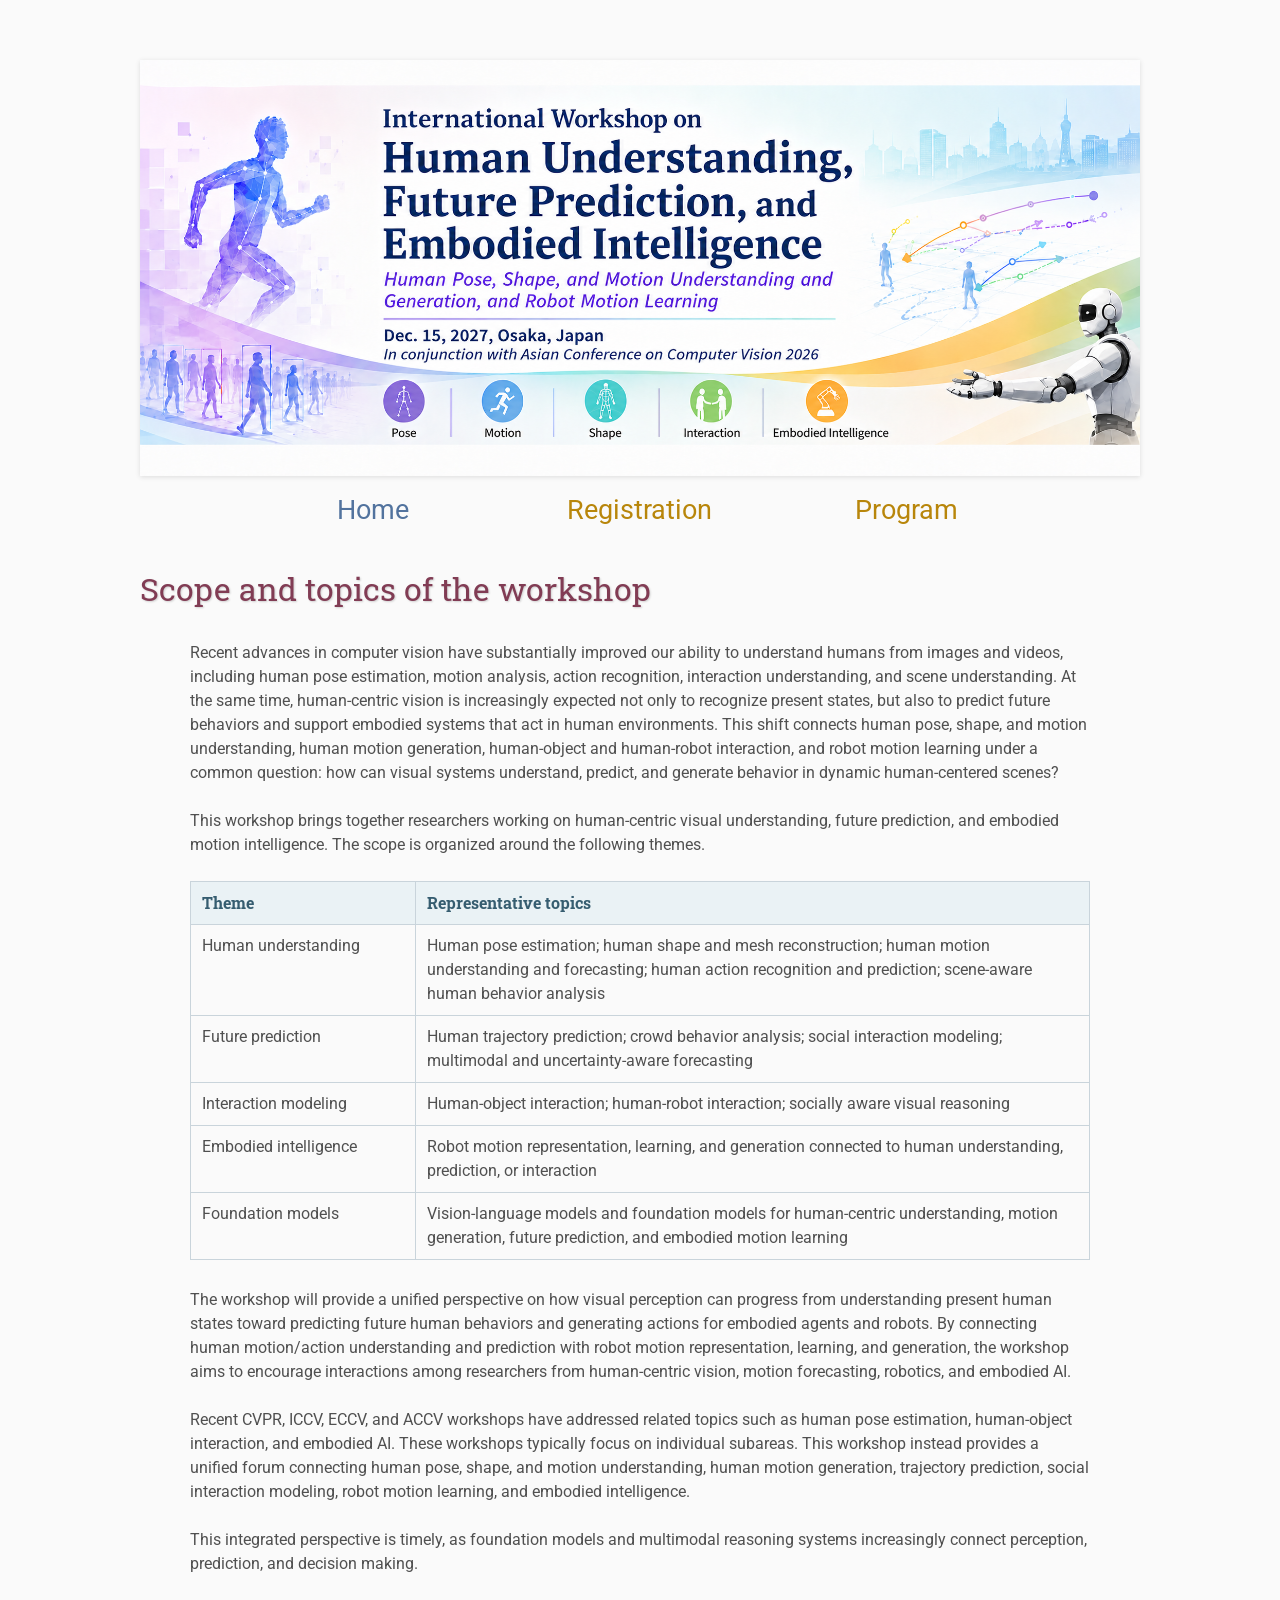
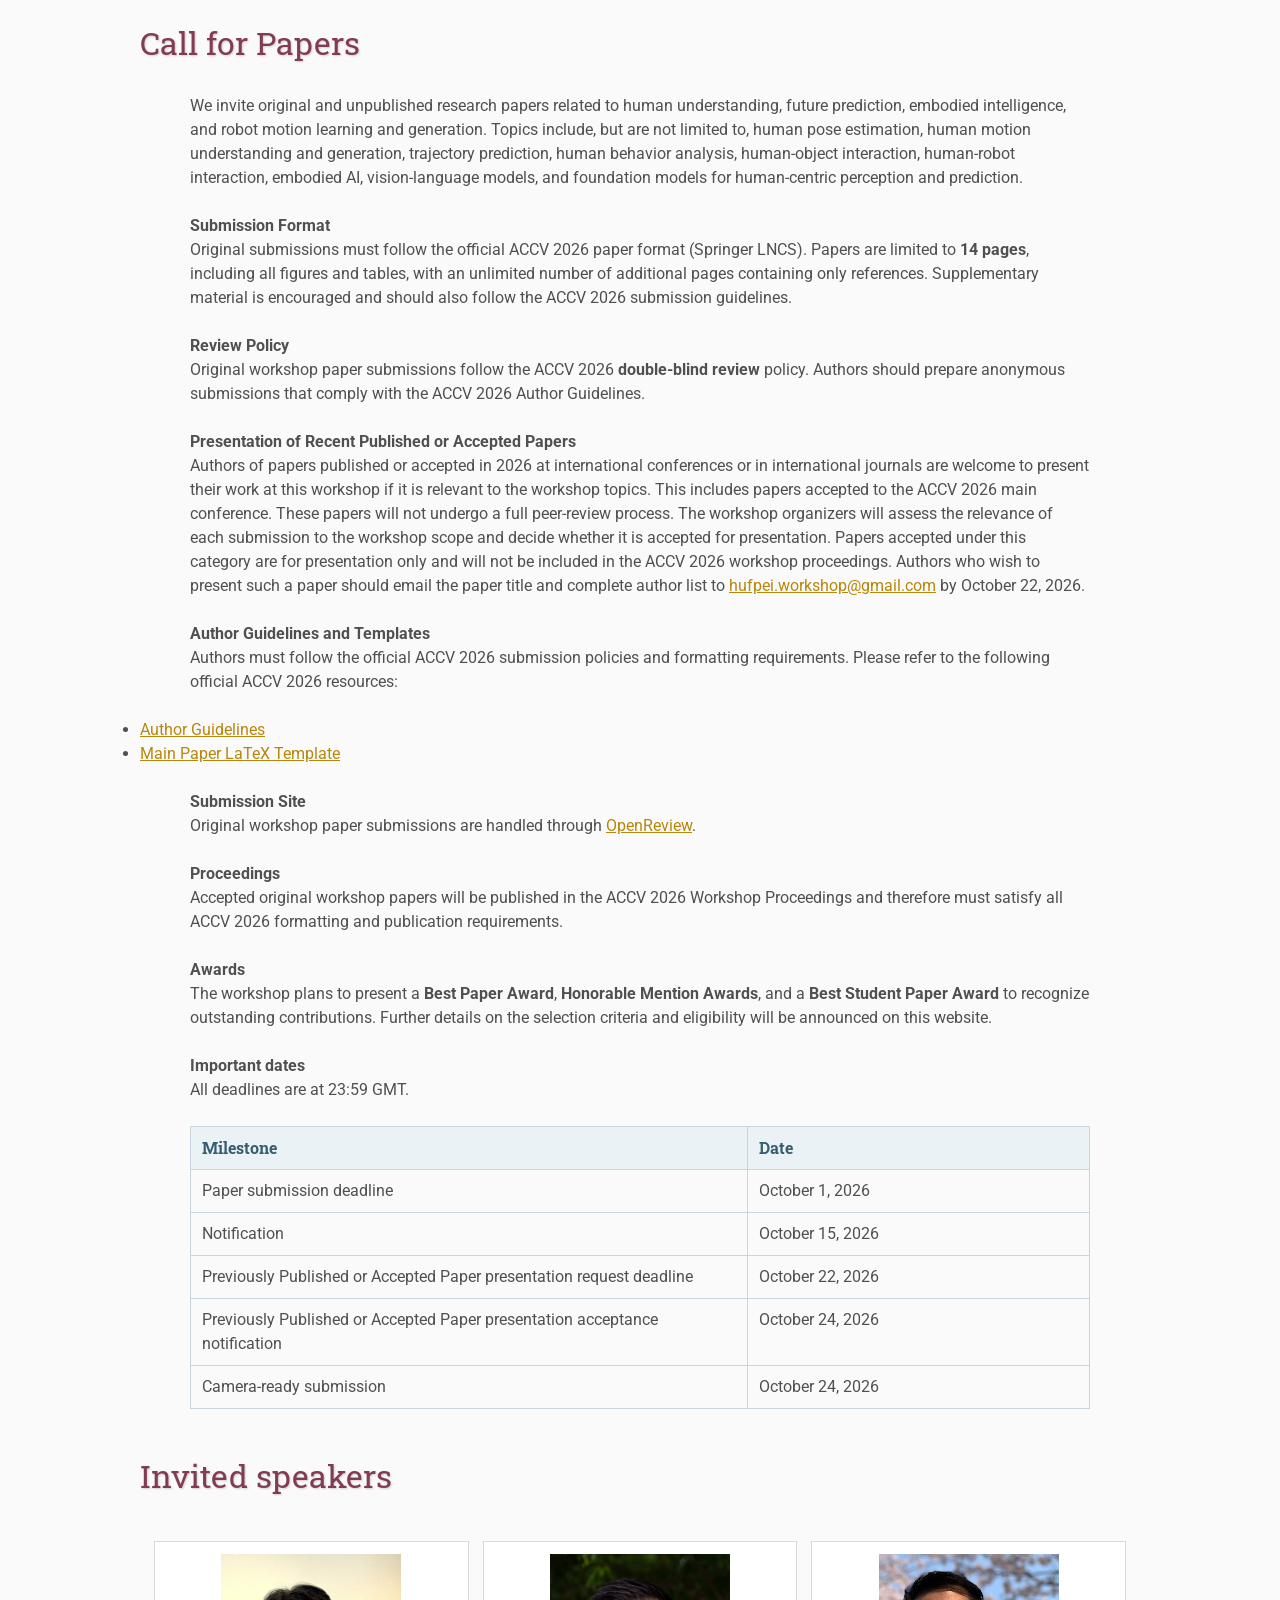
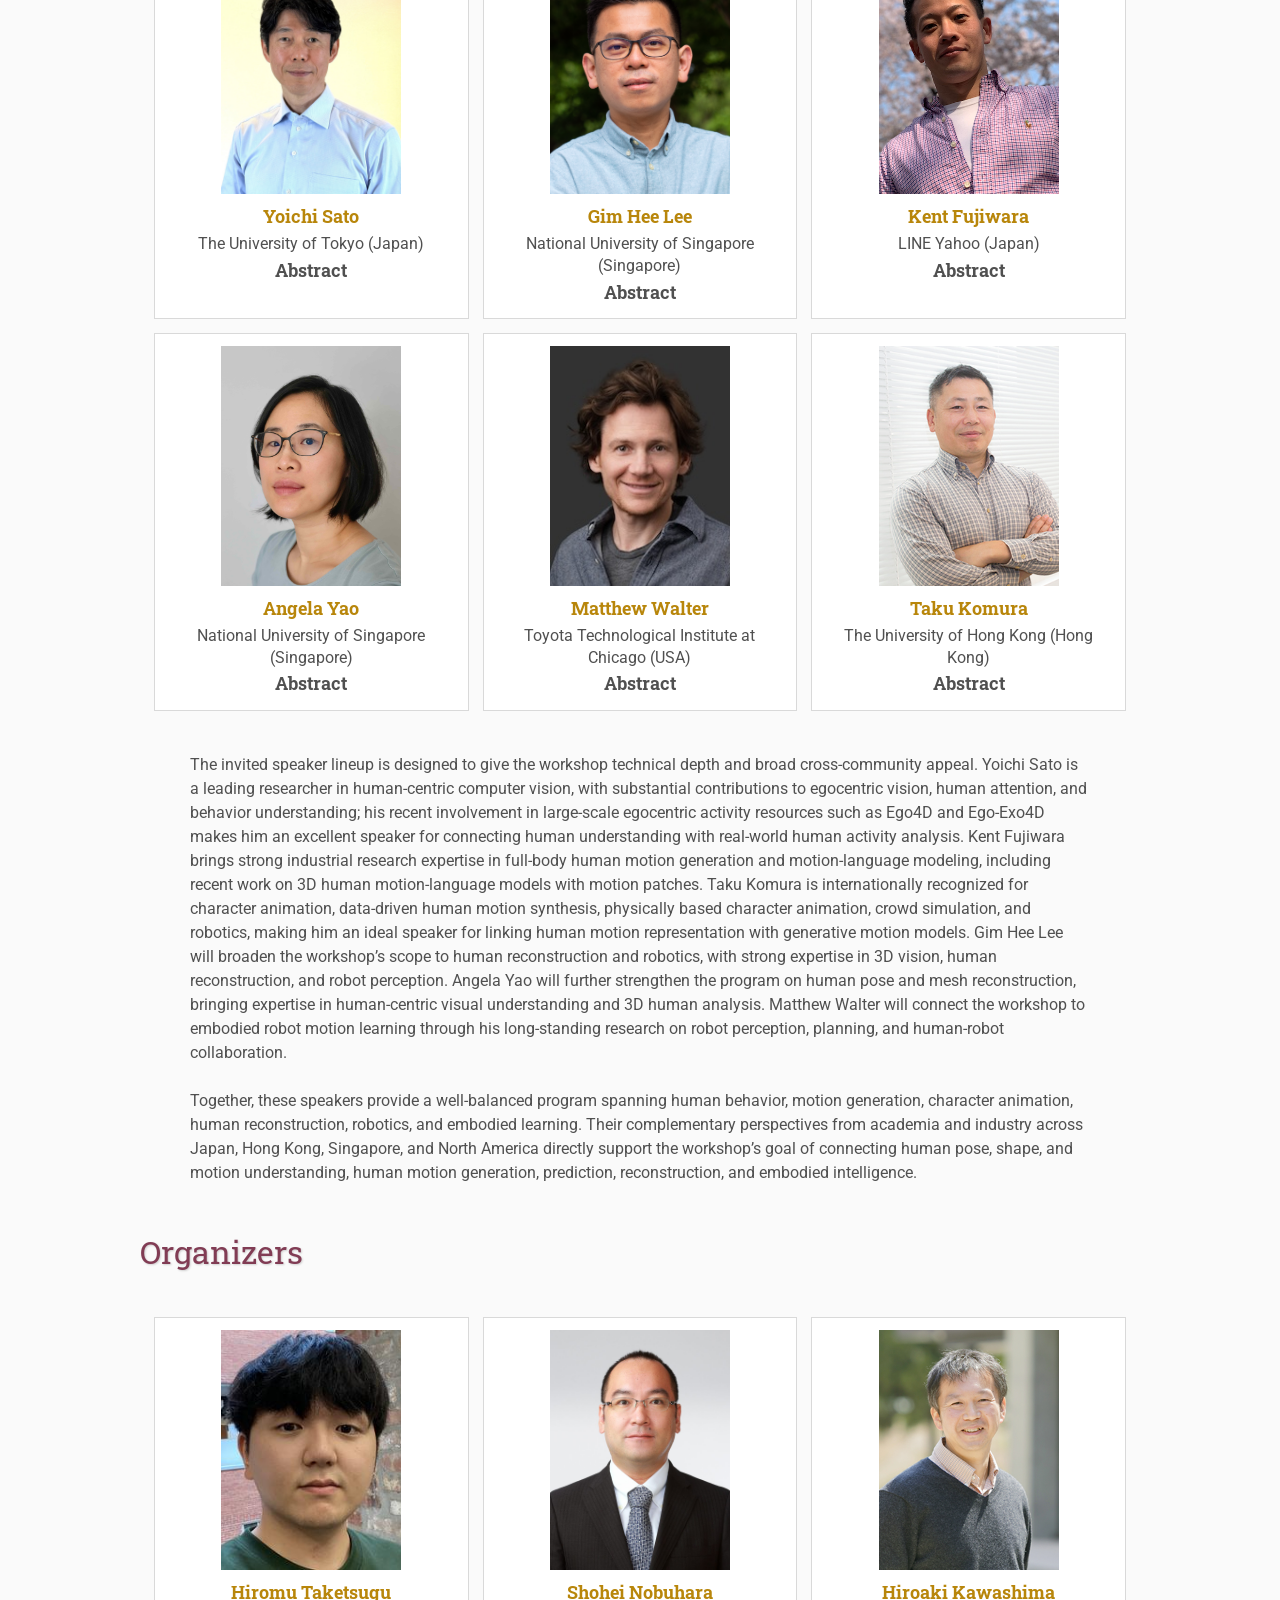
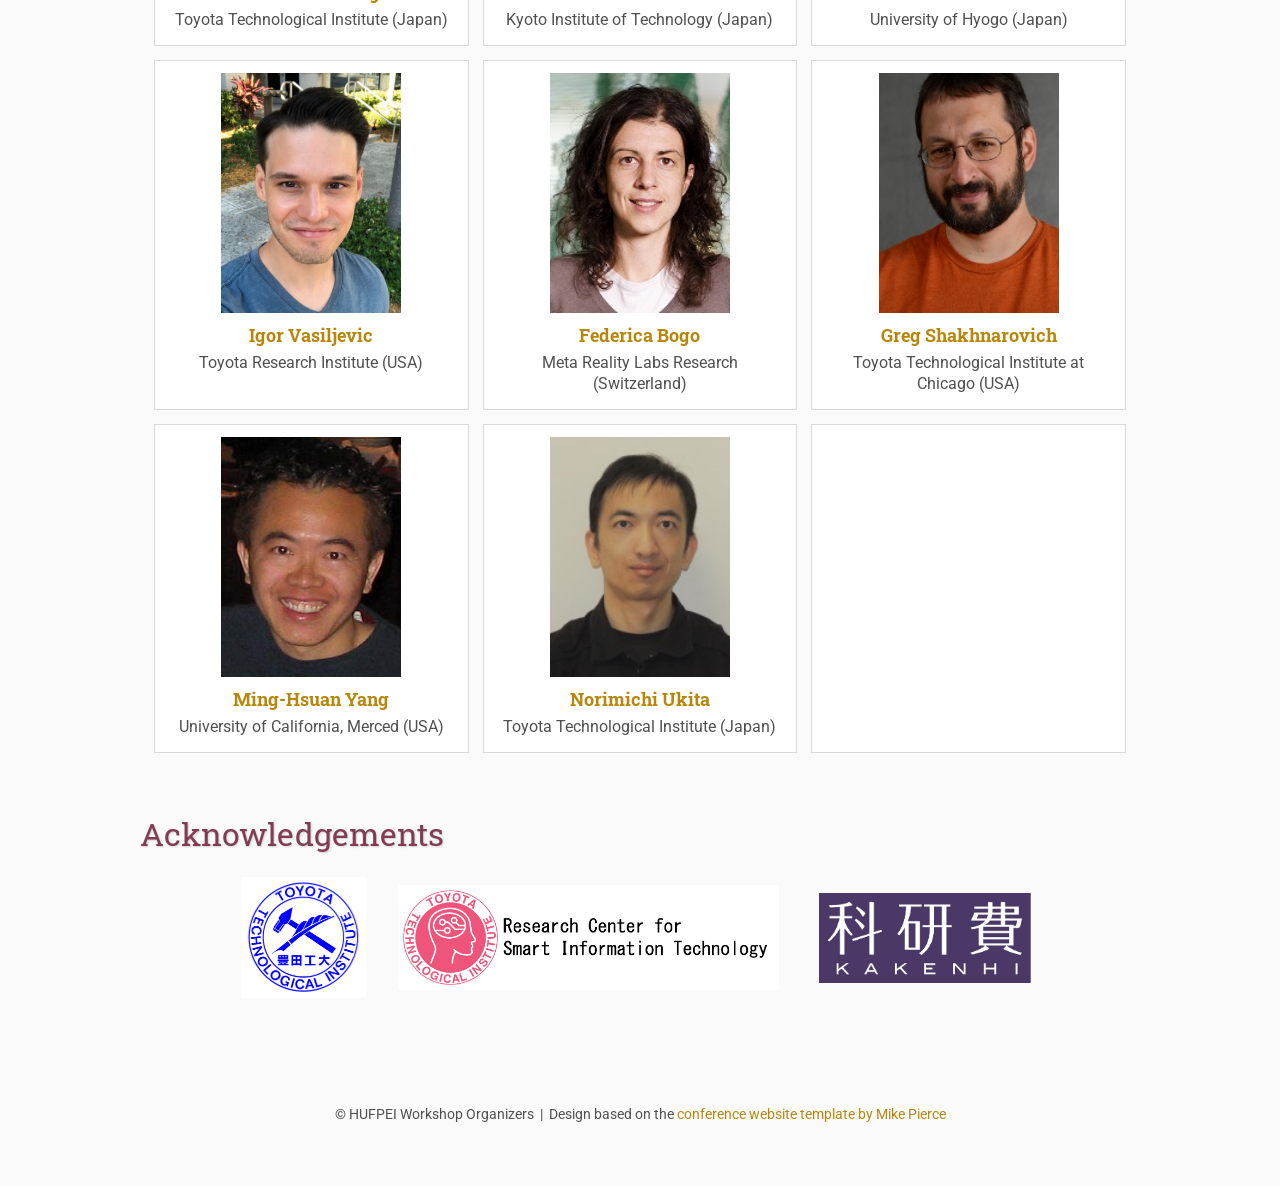
<file: index.html>
<!DOCTYPE html>
<html lang="en">
<head>
  <meta name="google-site-verification" content="9xZkfbHNK4cQcbQitR_MUmfiEaj1Zk2GVl5y3yZlYAM" />
  <base href=".">
  <meta charset="utf-8">
  <meta name="viewport" content="width=device-width, initial-scale=1">
  <link rel="shortcut icon" type="image/png" href="assets/favicon.png">
  <link rel="stylesheet" type="text/css" media="all" href="assets/main.css">
  <meta name="description" content="International Workshop on Human Understanding, Future Prediction, and Embodied Intelligence (HUFPEI), in conjunction with ACCV 2026.">
  <meta name="resource-type" content="document">
  <meta name="distribution" content="global">
  <meta name="keywords" content="HUFPEI, ACCV 2026, human understanding, motion generation, embodied intelligence, robot motion learning">
  <title>HUFPEI | ACCV 2026 Workshop</title>
</head>
<body>
  <div class="banner">
    <img src="assets/banner.png" alt="International Workshop on Human Understanding, Future Prediction, and Embodied Intelligence">
  </div>

  <table class="navigation" aria-label="Primary navigation">
    <tr>
      <td><a class="current" title="Workshop Home Page" href=".">Home</a></td>
      <td><a title="Workshop Registration" href="registration">Registration</a></td>
      <td><a title="Workshop Program" href="program">Program</a></td>
    </tr>
  </table>

  <h2>Scope and topics of the workshop</h2>
  <section>
    <p>
      Recent advances in computer vision have substantially improved our ability to understand humans from images and videos, including human pose estimation, motion analysis, action recognition, interaction understanding, and scene understanding. At the same time, human-centric vision is increasingly expected not only to recognize present states, but also to predict future behaviors and support embodied systems that act in human environments. This shift connects human pose, shape, and motion understanding, human motion generation, human-object and human-robot interaction, and robot motion learning under a common question: how can visual systems understand, predict, and generate behavior in dynamic human-centered scenes?
    </p>
    <p>
      This workshop brings together researchers working on human-centric visual understanding, future prediction, and embodied motion intelligence. The scope is organized around the following themes.
    </p>

    <table class="content-table">
      <thead>
        <tr><th class="theme-col">Theme</th><th>Representative topics</th></tr>
      </thead>
      <tbody>
        <tr><td>Human understanding</td><td>Human pose estimation; human shape and mesh reconstruction; human motion understanding and forecasting; human action recognition and prediction; scene-aware human behavior analysis</td></tr>
        <tr><td>Future prediction</td><td>Human trajectory prediction; crowd behavior analysis; social interaction modeling; multimodal and uncertainty-aware forecasting</td></tr>
        <tr><td>Interaction modeling</td><td>Human-object interaction; human-robot interaction; socially aware visual reasoning</td></tr>
        <tr><td>Embodied intelligence</td><td>Robot motion representation, learning, and generation connected to human understanding, prediction, or interaction</td></tr>
        <tr><td>Foundation models</td><td>Vision-language models and foundation models for human-centric understanding, motion generation, future prediction, and embodied motion learning</td></tr>
      </tbody>
    </table>

    <p>
      The workshop will provide a unified perspective on how visual perception can progress from understanding present human states toward predicting future human behaviors and generating actions for embodied agents and robots. By connecting human motion/action understanding and prediction with robot motion representation, learning, and generation, the workshop aims to encourage interactions among researchers from human-centric vision, motion forecasting, robotics, and embodied AI.
    </p>
    <p>
      Recent CVPR, ICCV, ECCV, and ACCV workshops have addressed related topics such as human pose estimation, human-object interaction, and embodied AI. These workshops typically focus on individual subareas. This workshop instead provides a unified forum connecting human pose, shape, and motion understanding, human motion generation, trajectory prediction, social interaction modeling, robot motion learning, and embodied intelligence.
    </p>
    <p>
      This integrated perspective is timely, as foundation models and multimodal reasoning systems increasingly connect perception, prediction, and decision making.
    </p>
  </section>

  <h2>Call for Papers</h2>

  <p>
    We invite original and unpublished research papers related to human understanding, future prediction, embodied intelligence, and robot motion learning and generation. Topics include, but are not limited to, human pose estimation, human motion understanding and generation, trajectory prediction, human behavior analysis, human-object interaction, human-robot interaction, embodied AI, vision-language models, and foundation models for human-centric perception and prediction.
  </p>

  <p>
    <strong>Submission Format</strong><br>
    Original submissions must follow the official ACCV 2026 paper format (Springer LNCS). Papers are limited to <strong>14 pages</strong>, including all figures and tables, with an unlimited number of additional pages containing only references. Supplementary material is encouraged and should also follow the ACCV 2026 submission guidelines.
  </p>

  <p>
    <strong>Review Policy</strong><br>
    Original workshop paper submissions follow the ACCV 2026 <strong>double-blind review</strong> policy. Authors should prepare anonymous submissions that comply with the ACCV 2026 Author Guidelines.
  </p>

  <p>
    <strong>Presentation of Recent Published or Accepted Papers</strong><br>
    Authors of papers published or accepted in 2026 at international conferences or in international journals are welcome to present their work at this workshop if it is relevant to the workshop topics. This includes papers accepted to the ACCV 2026 main conference. These papers will not undergo a full peer-review process. The workshop organizers will assess the relevance of each submission to the workshop scope and decide whether it is accepted for presentation. Papers accepted under this category are for presentation only and will not be included in the ACCV 2026 workshop proceedings. Authors who wish to present such a paper should email the paper title and complete author list to <a href="mailto:hufpei.workshop@gmail.com">hufpei.workshop@gmail.com</a> by October 22, 2026.
  </p>

  <p>
    <strong>Author Guidelines and Templates</strong><br>
    Authors must follow the official ACCV 2026 submission policies and formatting requirements. Please refer to the following official ACCV 2026 resources:
  </p>
  <ul>
    <li><a href="https://accv2026.org/submissions/author-guidelines/" target="_blank" rel="noopener">Author Guidelines</a></li>
    <li><a href="https://accv2026.org/wp-content/uploads/2026/04/ACCV_2026_template.zip" target="_blank" rel="noopener">Main Paper LaTeX Template</a></li>
  </ul>

  <p>
    <strong>Submission Site</strong><br>
    Original workshop paper submissions are handled through <a href="https://openreview.net/group?id=afcv.org/ACCV/2026/Workshop/HUFPEI/" target="_blank" rel="noopener">OpenReview</a>.
  </p>

  <p>
    <strong>Proceedings</strong><br>
    Accepted original workshop papers will be published in the ACCV 2026 Workshop Proceedings and therefore must satisfy all ACCV 2026 formatting and publication requirements.
  </p>

  <p>
    <strong>Awards</strong><br>
    The workshop plans to present a <strong>Best Paper Award</strong>, <strong>Honorable Mention Awards</strong>, and a <strong>Best Student Paper Award</strong> to recognize outstanding contributions. Further details on the selection criteria and eligibility will be announced on this website.
  </p>

  <p><strong>Important dates</strong><br>
    All deadlines are at 23:59 GMT.
  </p>
  <table class="content-table">
    <thead><tr><th>Milestone</th><th class="date-col">Date</th></tr></thead>
    <tbody>
      <tr><td>Paper submission deadline</td><td>October 1, 2026</td></tr>
      <tr><td>Notification</td><td>October 15, 2026</td></tr>
      <tr><td>Previously Published or Accepted Paper presentation request deadline</td><td>October 22, 2026</td></tr>
      <tr><td>Previously Published or Accepted Paper presentation acceptance notification</td><td>October 24, 2026</td></tr>
      <tr><td>Camera-ready submission</td><td>October 24, 2026</td></tr>
    </tbody>
  </table>

   <h2 id="invited-speakers">Invited speakers</h2>
  <table class="person-grid">
    <tr>
      <td>
        <img src="assets/yoichi-sato.jpg" alt="Yoichi Sato">
        <a href="https://sites.google.com/ut-vision.org/ysato/home" target="_blank" rel="noopener">Yoichi Sato</a>
        <span class="affiliation">The University of Tokyo (Japan)</span>
        <span class="affiliation"><a href="abstract.html#yoichi-sato" style="color: inherit; font-weight: bold;">Abstract</a></span>
      </td>
      <td>
        <img src="assets/gim-hee-lee.png" alt="Gim Hee Lee">
        <a href="https://www.comp.nus.edu.sg/~leegh/" target="_blank" rel="noopener">Gim Hee Lee</a>
        <span class="affiliation">National University of Singapore (Singapore)</span>
        <span class="affiliation"><a href="abstract.html#gim-hee-lee" style="color: inherit; font-weight: bold;">Abstract</a></span>
      </td>
      <td>
        <img src="assets/kent-fujiwara.png" alt="Kent Fujiwara">
        <a href="https://kfworks.com/" target="_blank" rel="noopener">Kent Fujiwara</a>
        <span class="affiliation">LINE Yahoo (Japan)</span>
        <span class="affiliation"><a href="abstract.html#kent-fujiwara" style="color: inherit; font-weight: bold;">Abstract</a></span>
      </td>
    </tr>
    <tr>
      <td>
        <img src="assets/angela-yao.jpeg" alt="Angela Yao">
        <a href="https://www.comp.nus.edu.sg/~ayao/" target="_blank" rel="noopener">Angela Yao</a>
        <span class="affiliation">National University of Singapore (Singapore)</span>
        <span class="affiliation"><a href="abstract.html#angela-yao" style="color: inherit; font-weight: bold;">Abstract</a></span>
      </td>
     
      <td>
        <img src="assets/matthew-walter.jpg" alt="Matthew Walter">
        <a href="https://home.ttic.edu/~mwalter/" target="_blank" rel="noopener">Matthew Walter</a>
        <span class="affiliation">Toyota Technological Institute at Chicago (USA)</span>
        <span class="affiliation"><a href="abstract.html#matthew-walter" style="color: inherit; font-weight: bold;">Abstract</a></span>
      </td>
      <td>
        <img src="assets/taku-komura.jpg" alt="Taku Komura">
        <a href="https://i.cs.hku.hk/~taku/" target="_blank" rel="noopener">Taku Komura</a>
        <span class="affiliation">The University of Hong Kong (Hong Kong)</span>
        <span class="affiliation"><a href="abstract.html#taku-komura" style="color: inherit; font-weight: bold;">Abstract</a></span>
      </td>
    </tr>
  </table>

  <p>
    The invited speaker lineup is designed to give the workshop technical depth and broad cross-community appeal. Yoichi Sato is a leading researcher in human-centric computer vision, with substantial contributions to egocentric vision, human attention, and behavior understanding; his recent involvement in large-scale egocentric activity resources such as Ego4D and Ego-Exo4D makes him an excellent speaker for connecting human understanding with real-world human activity analysis. Kent Fujiwara brings strong industrial research expertise in full-body human motion generation and motion-language modeling, including recent work on 3D human motion-language models with motion patches. Taku Komura is internationally recognized for character animation, data-driven human motion synthesis, physically based character animation, crowd simulation, and robotics, making him an ideal speaker for linking human motion representation with generative motion models. Gim Hee Lee will broaden the workshop’s scope to human reconstruction and robotics, with strong expertise in 3D vision, human reconstruction, and robot perception. Angela Yao will further strengthen the program on human pose and mesh reconstruction, bringing expertise in human-centric visual understanding and 3D human analysis. Matthew Walter will connect the workshop to embodied robot motion learning through his long-standing research on robot perception, planning, and human-robot collaboration.
  </p>
  <p>
    Together, these speakers provide a well-balanced program spanning human behavior, motion generation, character animation, human reconstruction, robotics, and embodied learning. Their complementary perspectives from academia and industry across Japan, Hong Kong, Singapore, and North America directly support the workshop’s goal of connecting human pose, shape, and motion understanding, human motion generation, prediction, reconstruction, and embodied intelligence.
  </p>

  <h2>Organizers</h2>
  <table class="person-grid">
    <tr>
      <td>
        <img src="assets/hiromu-taketsugu.jpg" alt="Hiromu Taketsugu">
        <a href="https://iminthemiddle.github.io/" target="_blank" rel="noopener">Hiromu Taketsugu</a>
        <span class="affiliation">Toyota Technological Institute (Japan)</span>
      </td>
      <td>
        <img src="assets/shohei-nobuhara.jpg" alt="Shohei Nobuhara">
        <a href="https://vision.is.kit.ac.jp/index.en.html" target="_blank" rel="noopener">Shohei Nobuhara</a>
        <span class="affiliation">Kyoto Institute of Technology (Japan)</span>
      </td>
      <td>
        <img src="assets/hiroaki-kawashima.jpg" alt="Hiroaki Kawashima">
        <a href="https://hk.interaction-lab.org/index-e.html" target="_blank" rel="noopener">Hiroaki Kawashima</a>
        <span class="affiliation">University of Hyogo (Japan)</span>
      </td>
    </tr>
    <tr>
      <td>
        <img src="assets/igor-vasiljevic.png" alt="Igor Vasiljevic">
        <a href="https://ivasiljevic.github.io/" target="_blank" rel="noopener">Igor Vasiljevic</a>
        <span class="affiliation">Toyota Research Institute (USA)</span>
      </td>
      <td>
        <img src="assets/federica-bogo.jpg" alt="Federica Bogo">
        <a href="https://fbogo.github.io/" target="_blank" rel="noopener">Federica Bogo</a>
        <span class="affiliation">Meta Reality Labs Research (Switzerland)</span>
      </td>
      <td>
        <img src="assets/greg-shakhnarovich.jpg" alt="Greg Shakhnarovich">
        <a href="https://home.ttic.edu/~gregory/" target="_blank" rel="noopener">Greg Shakhnarovich</a>
        <span class="affiliation">Toyota Technological Institute at Chicago (USA)</span>
      </td>
    </tr>
    <tr>
      <td>
        <img src="assets/ming-hsuan-yang.png" alt="Ming-Hsuan Yang">
        <a href="https://faculty.ucmerced.edu/mhyang/" target="_blank" rel="noopener">Ming-Hsuan Yang</a>
        <span class="affiliation">University of California, Merced (USA)</span>
      </td>
      <td>
        <img src="assets/norimichi-ukita.jpg" alt="Norimichi Ukita">
        <a href="https://www.toyota-ti.ac.jp/Lab/Denshi/iim/ukita/" target="_blank" rel="noopener">Norimichi Ukita</a>
        <span class="affiliation">Toyota Technological Institute (Japan)</span>
      </td>
      <td aria-hidden="true"></td>
    </tr>
  </table>
  <section id="acknowledgements" class="wrapper style1 special">
    <div class="inner">
        <header class="major">
            <h2>Acknowledgements</h2>
           
        </header>

      <div class="logo-container">
    <div class="logo-item">
        <img src="assets/TTIJ.png" alt="TTI-J">
    </div>
    <div class="logo-item">
        <img src="assets/03_SIT.png" alt="SIT">
    </div>
    <div class="logo-item">
        <img src="assets/KAKENHIlogo_L.jpg" alt="KAKENHI">
    </div>
</div>
    </div>
</section>

  <footer>
    &copy; HUFPEI Workshop Organizers
    &nbsp;|&nbsp; Design based on the <a href="https://github.com/mikepierce/conference-website-template">conference website template by Mike Pierce</a>
  </footer>
</body>
</html>
</file>
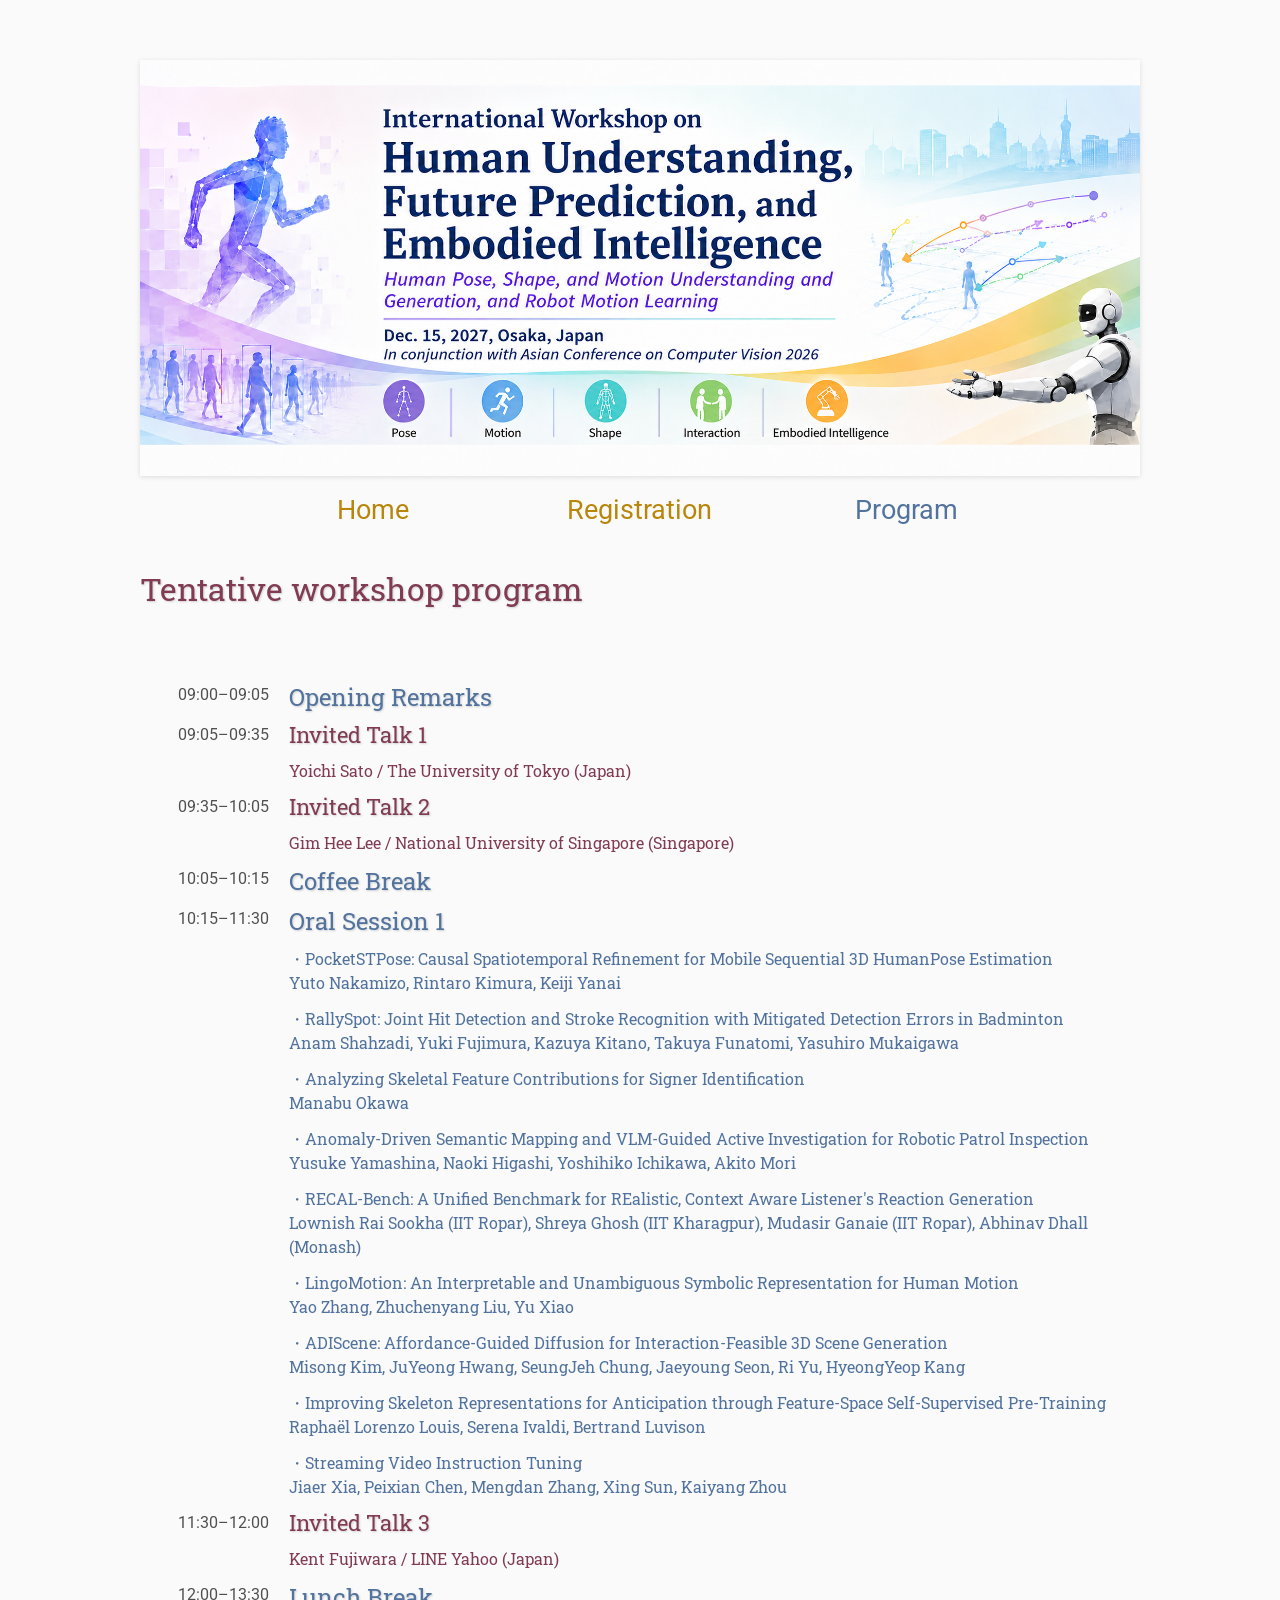
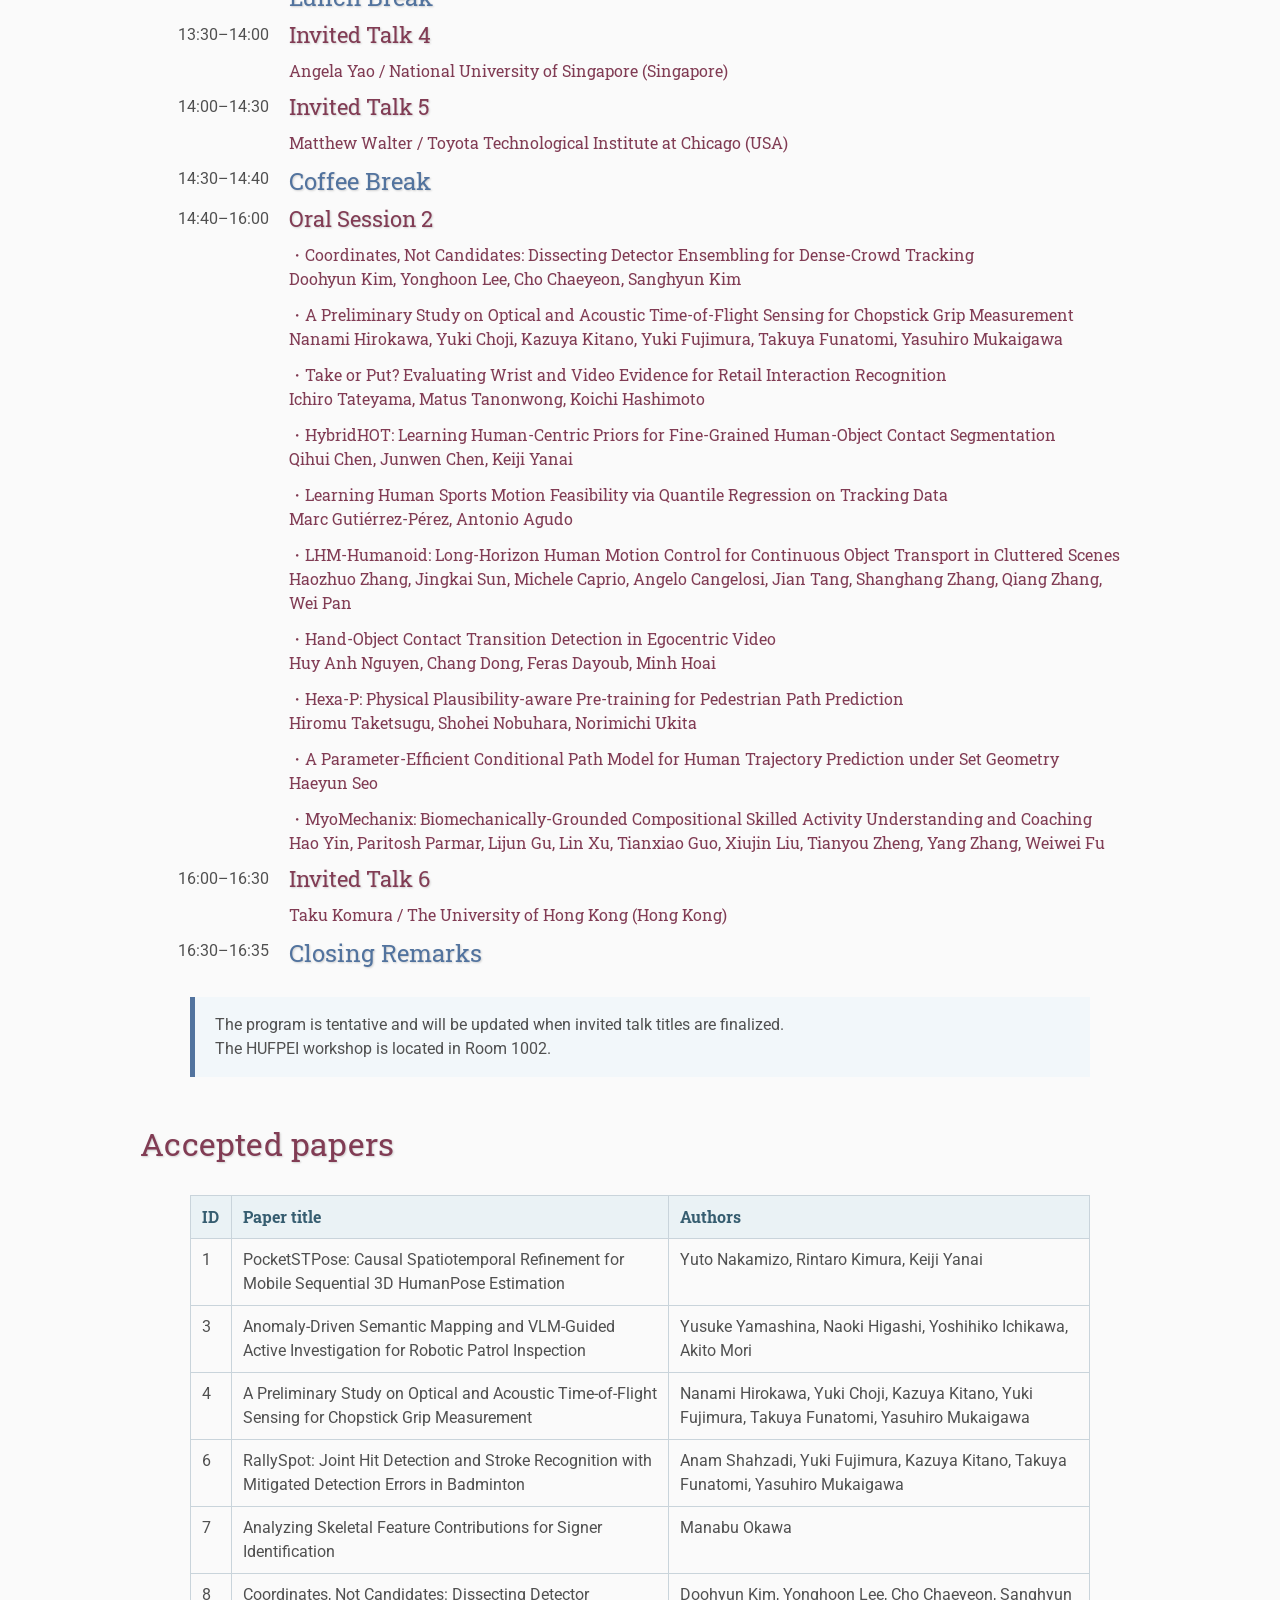
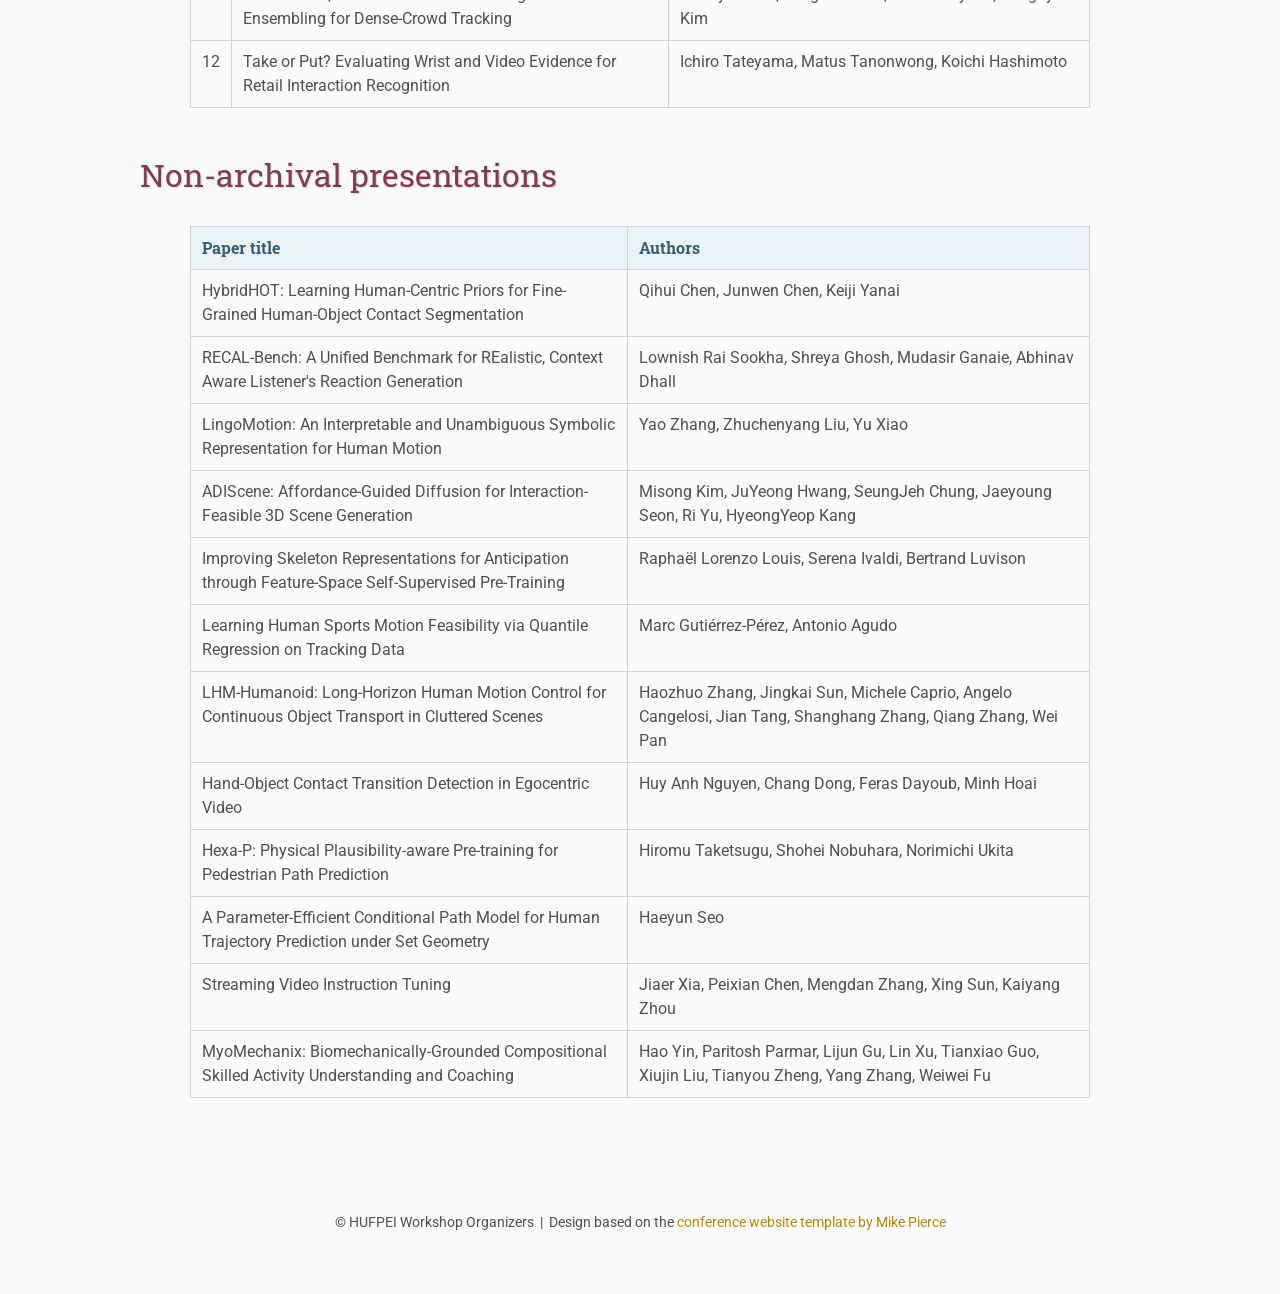
<file: program/index.html>
<!DOCTYPE html>
<html lang="en">
<head>
  <meta charset="utf-8">
  <meta name="viewport" content="width=device-width, initial-scale=1">
  <link rel="shortcut icon" type="image/png" href="../assets/favicon.png">
  <link rel="stylesheet" type="text/css" media="all" href="../assets/main.css">
  <meta name="description" content="Tentative program for the HUFPEI workshop at ACCV 2026.">
  <title>Program | HUFPEI at ACCV 2026</title>
</head>
<body>
  <div class="banner">
    <img src="../assets/banner.png" alt="International Workshop on Human Understanding, Future Prediction, and Embodied Intelligence">
  </div>

  <table class="navigation" aria-label="Primary navigation">
    <tr>
      <td><a title="Workshop Home Page" href="../">Home</a></td>
      <td><a title="Workshop Registration" href="../registration/">Registration</a></td>
      <td><a class="current" title="Workshop Program" href="./">Program</a></td>
    </tr>
  </table>

  <h2>Tentative workshop program</h2>

  <table class="program-table">
    <tr><td class="date">09:00–09:05</td><td class="title-special">Opening Remarks</td></tr>

    <tr><td class="date">09:05–09:35</td><td class="title">Invited Talk 1</td></tr>
   <tr><td></td><td class="speaker-item">Yoichi Sato / The University of Tokyo (Japan)</td></tr>

    <tr><td class="date">09:35–10:05</td><td class="title">Invited Talk 2</td></tr>
    <tr><td></td><td class="speaker-item">Gim Hee Lee / National University of Singapore (Singapore)</td></tr>
    <tr><td class="date">10:05–10:15</td><td class="title-special">Coffee Break</td></tr>

    <tr><td class="date">10:15–11:30</td><td class="title-special">Oral Session 1</td></tr>

    <!-- Oral Session 1 papers -->
    <tr>
      <td></td>
      <td class="paper-item oral1-paper">・PocketSTPose: Causal Spatiotemporal Refinement for Mobile Sequential 3D HumanPose Estimation<br>
      Yuto Nakamizo, Rintaro Kimura, Keiji Yanai</td>
    </tr>
    <tr>
      <td></td>
      <td class="paper-item oral1-paper">・RallySpot: Joint Hit Detection and Stroke Recognition with Mitigated Detection Errors in Badminton<br>
      Anam Shahzadi, Yuki Fujimura, Kazuya Kitano, Takuya Funatomi, Yasuhiro Mukaigawa</td>
    </tr>
    <tr>
      <td></td>
      <td class="paper-item oral1-paper">・Analyzing Skeletal Feature Contributions for Signer Identification<br>
      Manabu Okawa</td>
    </tr>
    <tr>
      <td></td>
      <td class="paper-item oral1-paper">・Anomaly-Driven Semantic Mapping and VLM-Guided Active Investigation for Robotic Patrol Inspection<br>
      Yusuke Yamashina, Naoki Higashi, Yoshihiko Ichikawa, Akito Mori</td>
    </tr>
    <tr>
      <td></td>
      <td class="paper-item oral1-paper">・RECAL-Bench: A Unified Benchmark for REalistic, Context Aware Listener's Reaction Generation<br>
      Lownish Rai Sookha (IIT Ropar), Shreya Ghosh (IIT Kharagpur), Mudasir Ganaie (IIT Ropar), Abhinav Dhall (Monash)</td>
    </tr>
    <tr>
      <td></td>
      <td class="paper-item oral1-paper">・LingoMotion: An Interpretable and Unambiguous Symbolic Representation for Human Motion<br>
      Yao Zhang, Zhuchenyang Liu, Yu Xiao</td>
    </tr>
    <tr>
      <td></td>
      <td class="paper-item oral1-paper">・ADIScene: Affordance-Guided Diffusion for Interaction-Feasible 3D Scene Generation<br>
      Misong Kim, JuYeong Hwang, SeungJeh Chung, Jaeyoung Seon, Ri Yu, HyeongYeop Kang</td>
    </tr>
    <tr>
      <td></td>
      <td class="paper-item oral1-paper">・Improving Skeleton Representations for Anticipation through Feature-Space Self-Supervised Pre-Training<br>
      Raphaël Lorenzo Louis, Serena Ivaldi, Bertrand Luvison</td>
    </tr>
    <tr>
      <td></td>
      <td class="paper-item oral1-paper">・Streaming Video Instruction Tuning<br>
      Jiaer Xia, Peixian Chen, Mengdan Zhang, Xing Sun, Kaiyang Zhou</td>
    </tr>

    <tr><td class="date">11:30–12:00</td><td class="title">Invited Talk 3</td></tr>
    <tr><td></td><td class="speaker-item">Kent Fujiwara / LINE Yahoo (Japan)</td></tr>

    <tr><td class="date">12:00–13:30</td><td class="title-special">Lunch Break</td></tr>

    <tr><td class="date">13:30–14:00</td><td class="title">Invited Talk 4</td></tr>
  
　　<tr><td></td><td class="speaker-item">Angela Yao / National University of Singapore (Singapore)</td></tr>
    <tr><td class="date">14:00–14:30</td><td class="title">Invited Talk 5</td></tr>
    <tr><td></td><td class="speaker-item">Matthew Walter / Toyota Technological Institute at Chicago (USA)</td></tr>

    <tr><td class="date">14:30–14:40</td><td class="title-special">Coffee Break</td></tr>

    <tr><td class="date">14:40–16:00</td><td class="title">Oral Session 2</td></tr>

    <!-- Oral Session 2 papers -->
    <tr>
      <td></td>
      <td class="paper-item oral2-paper">・Coordinates, Not Candidates: Dissecting Detector Ensembling for Dense-Crowd Tracking<br>
      Doohyun Kim, Yonghoon Lee, Cho Chaeyeon, Sanghyun Kim</td>
    </tr>
       <tr>
      <td></td>
      <td class="paper-item oral2-paper">・A Preliminary Study on Optical and Acoustic Time-of-Flight Sensing for Chopstick Grip Measurement<br>
      Nanami Hirokawa, Yuki Choji, Kazuya Kitano, Yuki Fujimura, Takuya Funatomi, Yasuhiro Mukaigawa</td>
    </tr>
    <tr>
      <td></td>
      <td class="paper-item oral2-paper">・Take or Put? Evaluating Wrist and Video Evidence for Retail Interaction Recognition<br>
      Ichiro Tateyama, Matus Tanonwong, Koichi Hashimoto</td>
    </tr>
    <tr>
      <td></td>
      <td class="paper-item oral2-paper">・HybridHOT: Learning Human-Centric Priors for Fine-Grained Human-Object Contact Segmentation<br>
      Qihui Chen, Junwen Chen, Keiji Yanai</td>
    </tr>
    <tr>
      <td></td>
      <td class="paper-item oral2-paper">・Learning Human Sports Motion Feasibility via Quantile Regression on Tracking Data<br>
      Marc Gutiérrez-Pérez, Antonio Agudo</td>
    </tr>
    <tr>
      <td></td>
      <td class="paper-item oral2-paper">・LHM-Humanoid: Long-Horizon Human Motion Control for Continuous Object Transport in Cluttered Scenes<br>
      Haozhuo Zhang, Jingkai Sun, Michele Caprio, Angelo Cangelosi, Jian Tang, Shanghang Zhang, Qiang Zhang, Wei Pan</td>
    </tr>
    <tr>
      <td></td>
      <td class="paper-item oral2-paper">・Hand-Object Contact Transition Detection in Egocentric Video<br>
      Huy Anh Nguyen, Chang Dong, Feras Dayoub, Minh Hoai</td>
    </tr>
    <tr>
      <td></td>
      <td class="paper-item oral2-paper">・Hexa-P: Physical Plausibility-aware Pre-training for Pedestrian Path Prediction<br>
      Hiromu Taketsugu, Shohei Nobuhara, Norimichi Ukita</td>
    </tr>
    <tr>
      <td></td>
      <td class="paper-item oral2-paper">・A Parameter-Efficient Conditional Path Model for Human Trajectory Prediction under Set Geometry<br>
      Haeyun Seo</td>
    </tr>
    <tr>
      <td></td>
      <td class="paper-item oral2-paper">・MyoMechanix: Biomechanically-Grounded Compositional Skilled Activity Understanding and Coaching<br>
      Hao Yin, Paritosh Parmar, Lijun Gu, Lin Xu, Tianxiao Guo, Xiujin Liu, Tianyou Zheng, Yang Zhang, Weiwei Fu</td>
    </tr>

    <tr><td class="date">16:00–16:30</td><td class="title">Invited Talk 6</td></tr>
    <tr><td></td><td class="speaker-item">Taku Komura / The University of Hong Kong (Hong Kong)</td></tr>

    <tr><td class="date">16:30–16:35</td><td class="title-special">Closing Remarks</td></tr>
  </table>

  <div class="notice">
    The program is tentative and will be updated when invited talk titles are finalized.<br>
    The HUFPEI workshop is located in Room 1002.
  </div>

  <h2>Accepted papers</h2>
  <table class="content-table" aria-label="Accepted papers">
    <thead>
      <tr><th scope="col">ID</th><th scope="col">Paper title</th><th scope="col">Authors</th></tr>
    </thead>
    <tbody>
      <tr><td>1</td><td>PocketSTPose: Causal Spatiotemporal Refinement for Mobile Sequential 3D HumanPose Estimation</td><td>Yuto Nakamizo, Rintaro Kimura, Keiji Yanai</td></tr>
      <!--
      <tr><td>2</td><td>MyoMechanix: Biomechanically-Grounded Compositional Skilled Activity Understanding and Coaching</td><td>Hao Yin, Paritosh Parmar, Lijun Gu, Lin Xu, Tianxiao Guo, Xiujin Liu, Tianyou Zheng, Yang Zhang, Weiwei Fu</td></tr>
      -->
      <tr><td>3</td><td>Anomaly-Driven Semantic Mapping and VLM-Guided Active Investigation for Robotic Patrol Inspection</td><td>Yusuke Yamashina, Naoki Higashi, Yoshihiko Ichikawa, Akito Mori</td></tr>
      <tr><td>4</td><td>A Preliminary Study on Optical and Acoustic Time-of-Flight Sensing for Chopstick Grip Measurement</td><td>Nanami Hirokawa, Yuki Choji, Kazuya Kitano, Yuki Fujimura, Takuya Funatomi, Yasuhiro Mukaigawa</td></tr>
      <tr><td>6</td><td>RallySpot: Joint Hit Detection and Stroke Recognition with Mitigated Detection Errors in Badminton</td><td>Anam Shahzadi, Yuki Fujimura, Kazuya Kitano, Takuya Funatomi, Yasuhiro Mukaigawa</td></tr>
      <tr><td>7</td><td>Analyzing Skeletal Feature Contributions for Signer Identification</td><td>Manabu Okawa</td></tr>
      <tr><td>8</td><td>Coordinates, Not Candidates: Dissecting Detector Ensembling for Dense-Crowd Tracking</td><td>Doohyun Kim, Yonghoon Lee, Cho Chaeyeon, Sanghyun Kim</td></tr>
      <tr><td>12</td><td>Take or Put? Evaluating Wrist and Video Evidence for Retail Interaction Recognition</td><td>Ichiro Tateyama, Matus Tanonwong, Koichi Hashimoto</td></tr>
    </tbody>
  </table>

  <h2>Non-archival presentations</h2>
  <table class="content-table" aria-label="Non-archival presentations">
    <thead>
      <tr>
        <th scope="col">Paper title</th>
        <th scope="col">Authors</th>
      </tr>
    </thead>
    <tbody>
      <tr>
        <td>HybridHOT: Learning Human-Centric Priors for Fine-Grained Human-Object Contact Segmentation</td>
        <td>Qihui Chen, Junwen Chen, Keiji Yanai</td>
      </tr>
      <tr>
        <td>RECAL-Bench: A Unified Benchmark for REalistic, Context Aware Listener's Reaction Generation</td>
        <td>Lownish Rai Sookha, Shreya Ghosh, Mudasir Ganaie, Abhinav Dhall</td>
      </tr>
      <tr>
        <td>LingoMotion: An Interpretable and Unambiguous Symbolic Representation for Human Motion</td>
        <td>Yao Zhang, Zhuchenyang Liu, Yu Xiao</td>
      </tr>
      <tr>
        <td>ADIScene: Affordance-Guided Diffusion for Interaction-Feasible 3D Scene Generation</td>
        <td>Misong Kim, JuYeong Hwang, SeungJeh Chung, Jaeyoung Seon, Ri Yu, HyeongYeop Kang</td>
      </tr>
      <tr>
        <td>Improving Skeleton Representations for Anticipation through Feature-Space Self-Supervised Pre-Training</td>
        <td>Raphaël Lorenzo Louis, Serena Ivaldi, Bertrand Luvison</td>
      </tr>
      <tr>
        <td>Learning Human Sports Motion Feasibility via Quantile Regression on Tracking Data</td>
        <td>Marc Gutiérrez-Pérez, Antonio Agudo</td>
      </tr>
      <tr>
        <td>LHM-Humanoid: Long-Horizon Human Motion Control for Continuous Object Transport in Cluttered Scenes</td>
        <td>Haozhuo Zhang, Jingkai Sun, Michele Caprio, Angelo Cangelosi, Jian Tang, Shanghang Zhang, Qiang Zhang, Wei Pan</td>
      </tr>
      <tr>
        <td>Hand-Object Contact Transition Detection in Egocentric Video</td>
        <td>Huy Anh Nguyen, Chang Dong, Feras Dayoub, Minh Hoai</td>
      </tr>
      <tr>
        <td>Hexa-P: Physical Plausibility-aware Pre-training for Pedestrian Path Prediction</td>
        <td>Hiromu Taketsugu, Shohei Nobuhara, Norimichi Ukita</td>
      </tr>
      <tr>
        <td>A Parameter-Efficient Conditional Path Model for Human Trajectory Prediction under Set Geometry</td>
        <td>Haeyun Seo</td>
      </tr>
      <tr>
        <td>Streaming Video Instruction Tuning</td>
        <td>Jiaer Xia, Peixian Chen, Mengdan Zhang, Xing Sun, Kaiyang Zhou</td>
      </tr>
      <tr>
        <td>MyoMechanix: Biomechanically-Grounded Compositional Skilled Activity Understanding and Coaching</td>
        <td>Hao Yin, Paritosh Parmar, Lijun Gu, Lin Xu, Tianxiao Guo, Xiujin Liu, Tianyou Zheng, Yang Zhang, Weiwei Fu</td>
      </tr>
    </tbody>
  </table>

  <footer>
    &copy; HUFPEI Workshop Organizers
    &nbsp;|&nbsp; Design based on the <a href="https://github.com/mikepierce/conference-website-template">conference website template by Mike Pierce</a>
  </footer>
</body>
</html>
</file>
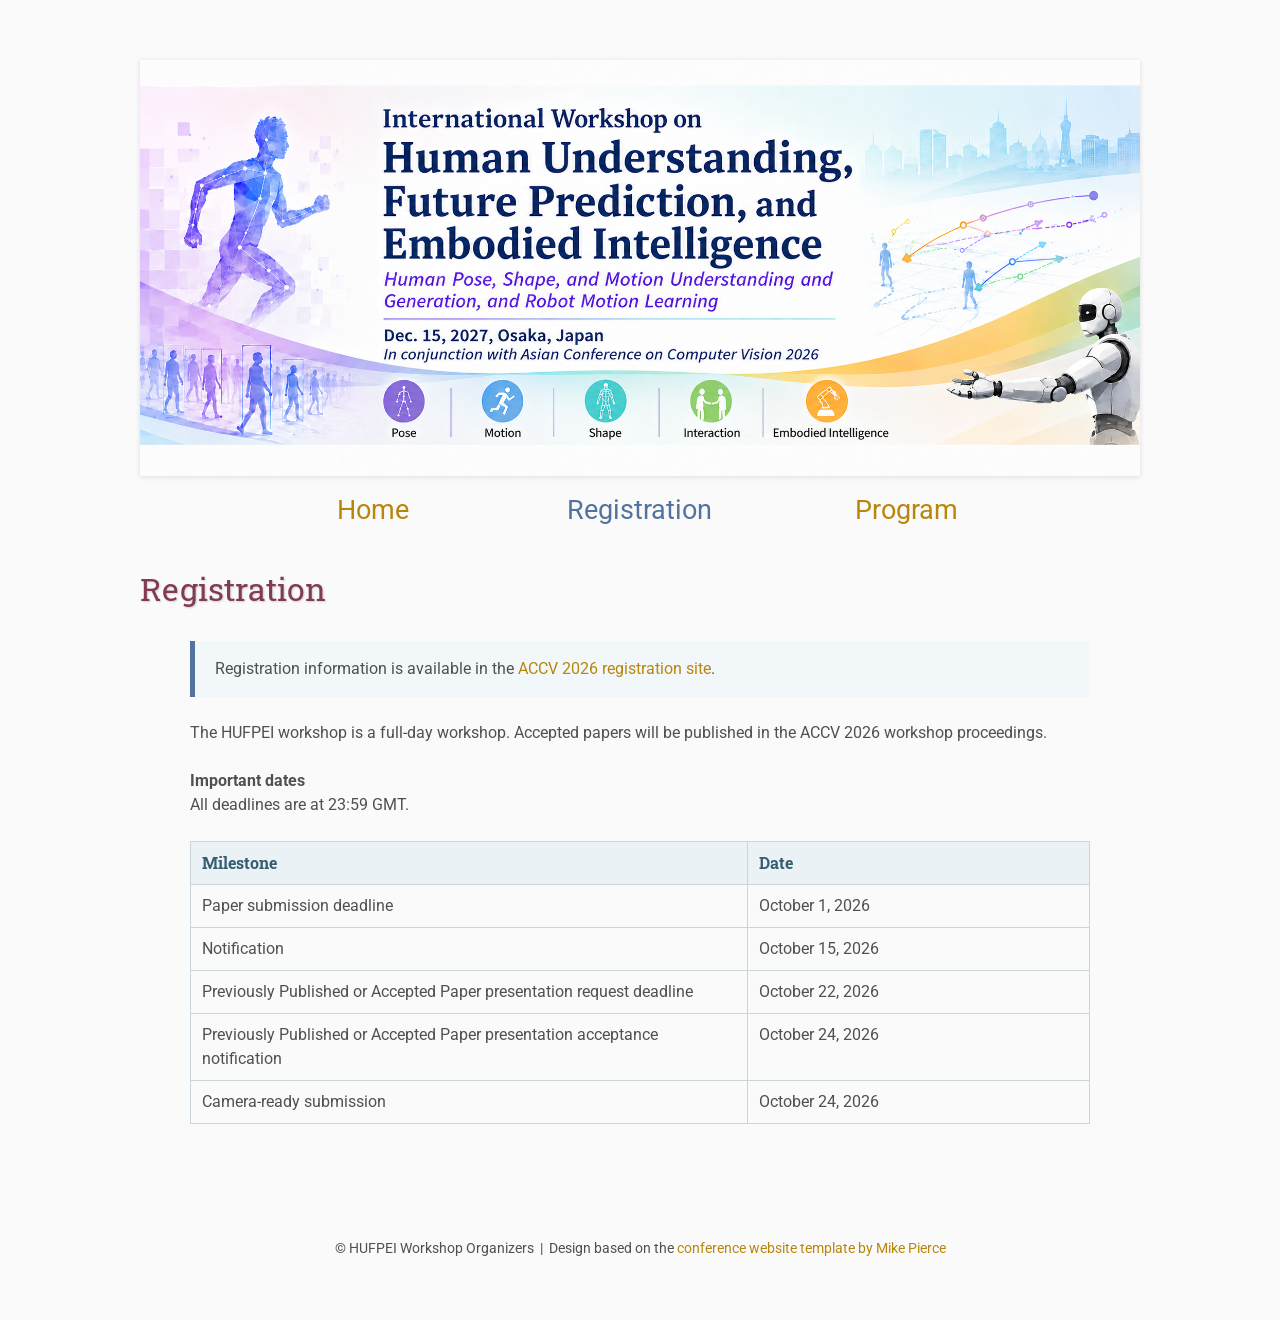
<file: registration/index.html>
<!DOCTYPE html>
<html lang="en">
<head>
  <meta charset="utf-8">
  <meta name="viewport" content="width=device-width, initial-scale=1">
  <link rel="shortcut icon" type="image/png" href="../assets/favicon.png">
  <link rel="stylesheet" type="text/css" media="all" href="../assets/main.css">
  <meta name="description" content="Registration information for the HUFPEI workshop at ACCV 2026.">
  <title>Registration | HUFPEI at ACCV 2026</title>
</head>
<body>
  <div class="banner">
    <img src="../assets/banner.png" alt="International Workshop on Human Understanding, Future Prediction, and Embodied Intelligence">
  </div>

  <table class="navigation" aria-label="Primary navigation">
    <tr>
      <td><a title="Workshop Home Page" href="../">Home</a></td>
      <td><a class="current" title="Workshop Registration" href="./">Registration</a></td>
      <td><a title="Workshop Program" href="../program/">Program</a></td>
    </tr>
  </table>

  <h2>Registration</h2>
  <div class="notice">
    Registration information is available in the <a title="ACCV 2026 Registration" href="https://accv2026.org/registration/">ACCV 2026 registration site</a>.
  </div>

  <p>
    The HUFPEI workshop is a full-day workshop. Accepted papers will be published in the ACCV 2026 workshop proceedings.
  </p>

  <p><strong>Important dates</strong><br>
    All deadlines are at 23:59 GMT.
  </p>
  <table class="content-table">
    <thead><tr><th>Milestone</th><th class="date-col">Date</th></tr></thead>
    <tbody>
      <tr><td>Paper submission deadline</td><td>October 1, 2026</td></tr>
      <tr><td>Notification</td><td>October 15, 2026</td></tr>
      <tr><td>Previously Published or Accepted Paper presentation request deadline</td><td>October 22, 2026</td></tr>
      <tr><td>Previously Published or Accepted Paper presentation acceptance notification</td><td>October 24, 2026</td></tr>
      <tr><td>Camera-ready submission</td><td>October 24, 2026</td></tr>
    </tbody>
  </table>
  
  <footer>
    &copy; HUFPEI Workshop Organizers
    &nbsp;|&nbsp; Design based on the <a href="https://github.com/mikepierce/conference-website-template">conference website template by Mike Pierce</a>
  </footer>
</body>
</html>
</file>
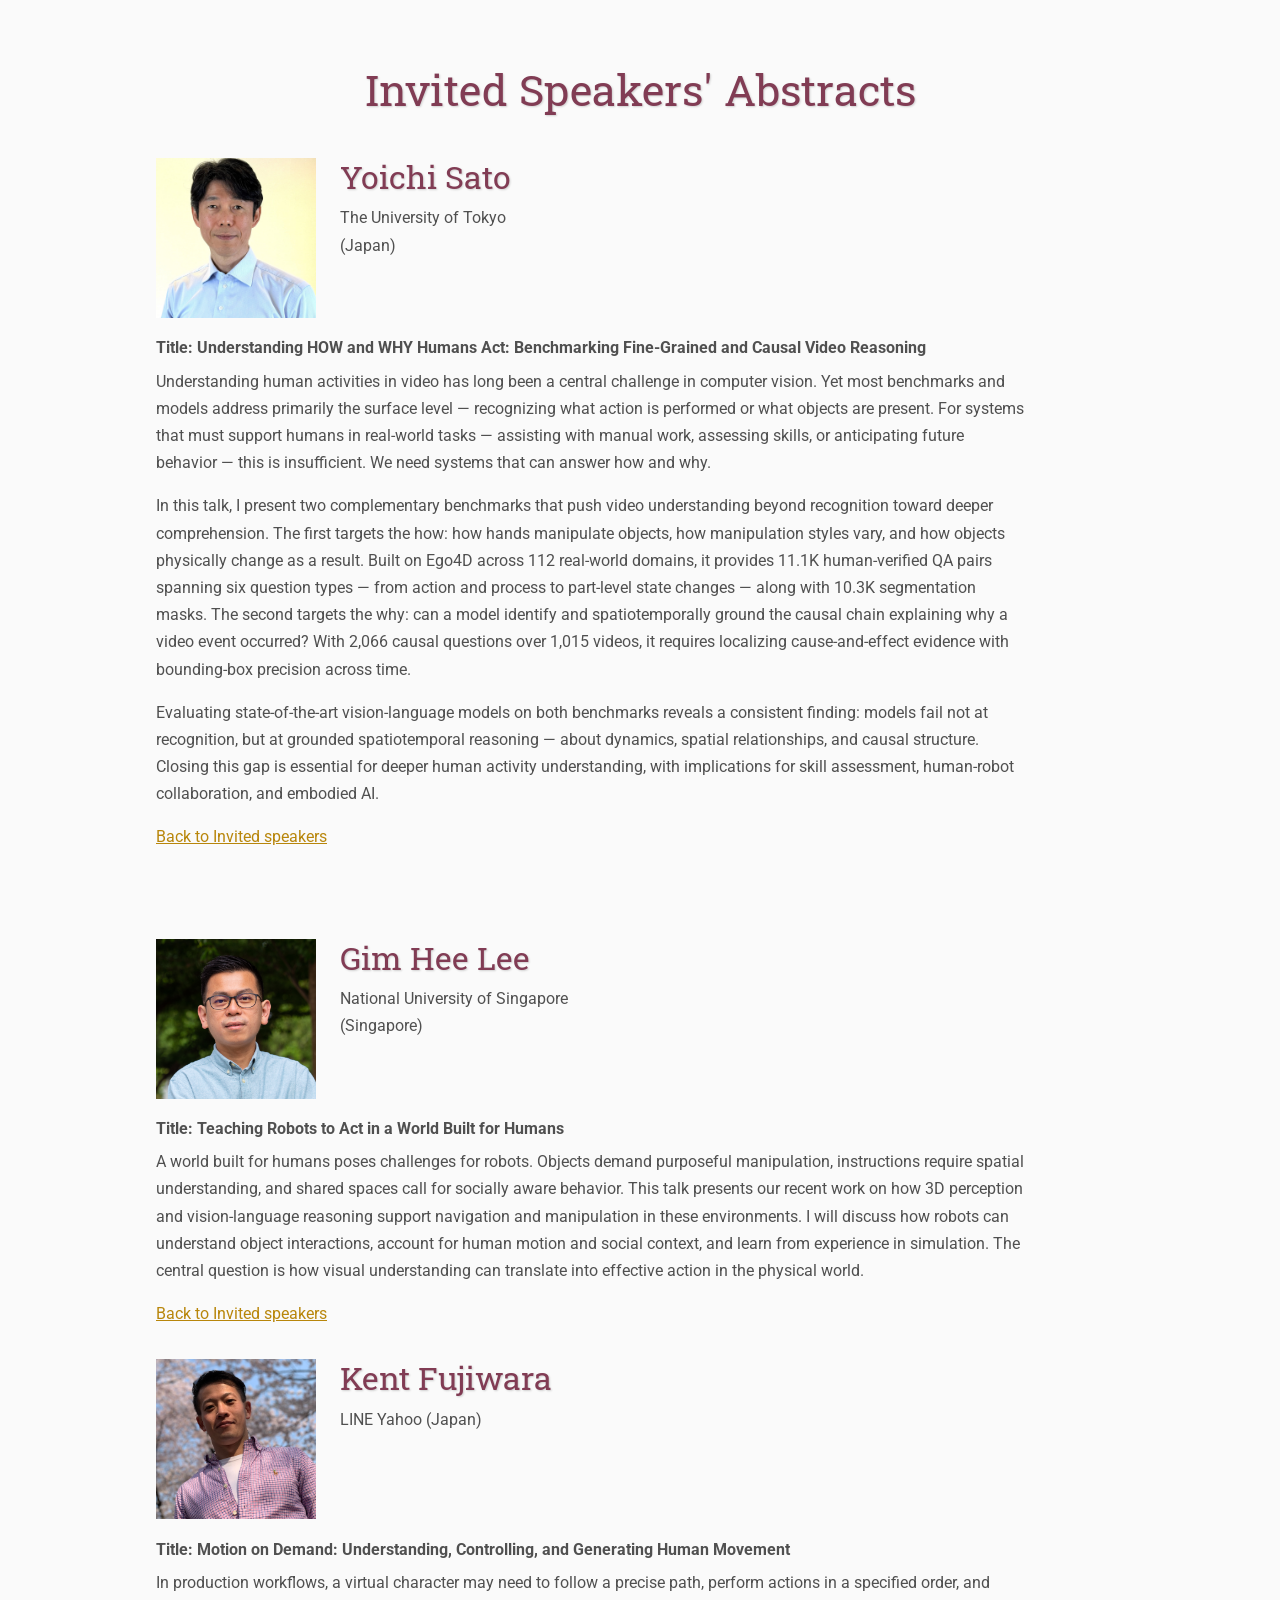
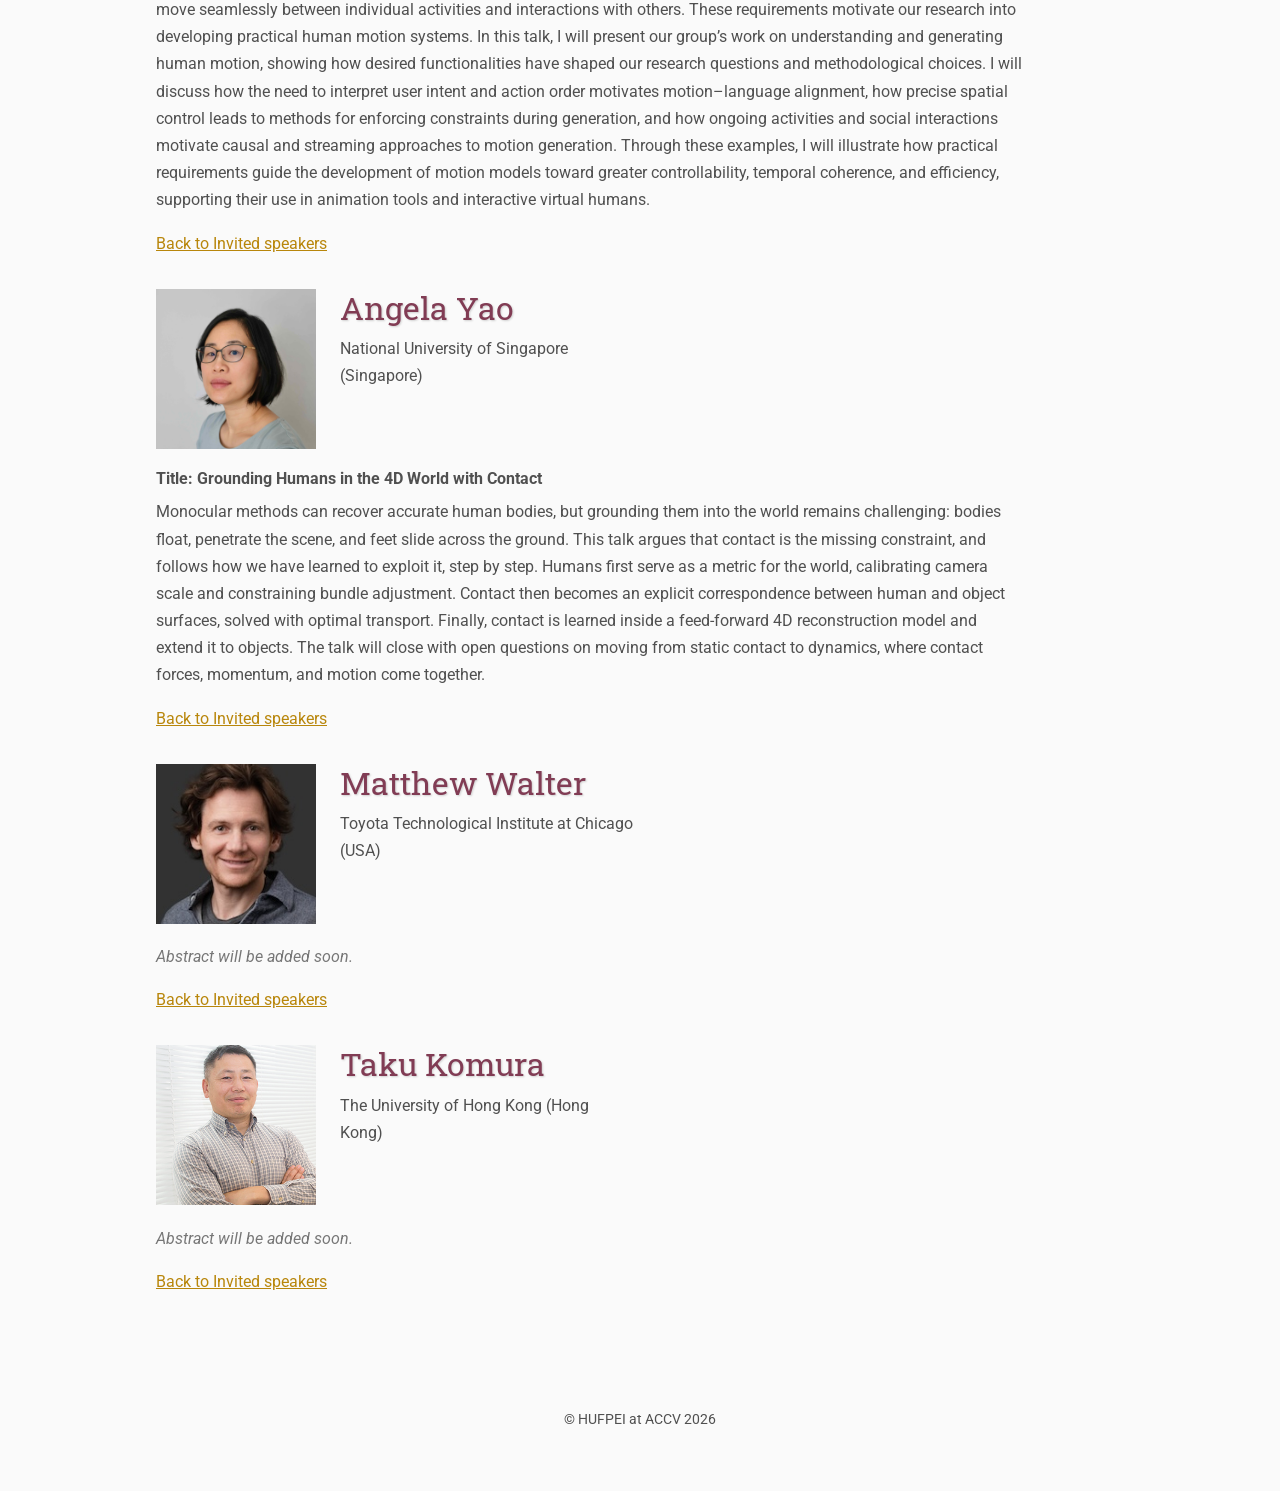
<file: abstract.html>
<!DOCTYPE html>
<html lang="en">
<head>
  <meta charset="utf-8">
  <meta name="viewport" content="width=device-width, initial-scale=1">
  <link rel="shortcut icon" type="image/png" href="assets/favicon.png">
  <link rel="stylesheet" type="text/css" media="all" href="assets/main.css">
  <meta name="description" content="Abstracts of invited speakers at the HUFPEI workshop at ACCV 2026.">
  <title>Abstracts | HUFPEI at ACCV 2026</title>

  <style>
    .abstract-entry {
      max-width: 1000px;
      margin: 2em auto;
      padding: 0 1em;
      scroll-margin-top: 1.5em;
    }

    /* 写真と（名前＋所属）を横並びにするレイアウト */
    .speaker-heading {
      display: flex;
      align-items: flex-start;
      gap: 1.5em;
      margin-bottom: 1.2em;
    }

    .speaker-photo {
      width: 160px;
      height: 160px;
      object-fit: cover;
      flex: 0 0 160px;
    }

    .speaker-heading h2 {
      margin: 0 0 0.25em;
    }

    .abstract-entry .affiliation {
      display: block;
      margin: 0;
    }

    /* 写真の下に配置するタイトル */
    .abstract-entry .talk-title {
      margin: 1em 0 0.5em 0;
      padding: 0;
      font-weight: bold;
      line-height: 1.4;
      display: block;
      width: 100%;
    }

    .abstract-entry p {
      line-height: 1.7;
      margin: 0 0 1em 0;
      padding: 0;
    }

    .abstract-placeholder {
      color: #777;
      font-style: italic;
    }

    .back-link {
      margin-top: 1.5em;
    }

    @media (max-width: 600px) {
      .speaker-heading {
        gap: 1em;
      }

      .speaker-photo {
        width: 110px;
        height: 110px;
        flex-basis: 110px;
      }
    }
  </style>
</head>

<body>

  <h1 style="text-align:center;">Invited Speakers' Abstracts</h1>

  <!-- Yoichi Sato -->
  <section class="abstract-entry" id="yoichi-sato">

    <div class="speaker-heading">
      <img class="speaker-photo" src="assets/yoichi-sato.jpg" alt="Yoichi Sato">
      <div class="speaker-info">
        <h2>Yoichi Sato</h2>
        <p class="affiliation">The University of Tokyo (Japan)</p>
      </div>
    </div>

    <p class="talk-title"><strong>Title:</strong> Understanding HOW and WHY Humans Act: Benchmarking Fine-Grained and Causal Video Reasoning</p>

    <p>Understanding human activities in video has long been a central challenge in computer vision. Yet most benchmarks and models address primarily the surface level — recognizing what action is performed or what objects are present. For systems that must support humans in real-world tasks — assisting with manual work, assessing skills, or anticipating future behavior — this is insufficient. We need systems that can answer how and why.</p>

    <p>In this talk, I present two complementary benchmarks that push video understanding beyond recognition toward deeper comprehension. The first targets the how: how hands manipulate objects, how manipulation styles vary, and how objects physically change as a result. Built on Ego4D across 112 real-world domains, it provides 11.1K human-verified QA pairs spanning six question types — from action and process to part-level state changes — along with 10.3K segmentation masks. The second targets the why: can a model identify and spatiotemporally ground the causal chain explaining why a video event occurred? With 2,066 causal questions over 1,015 videos, it requires localizing cause-and-effect evidence with bounding-box precision across time.</p>

    <p>Evaluating state-of-the-art vision-language models on both benchmarks reveals a consistent finding: models fail not at recognition, but at grounded spatiotemporal reasoning — about dynamics, spatial relationships, and causal structure. Closing this gap is essential for deeper human activity understanding, with implications for skill assessment, human-robot collaboration, and embodied AI.</p>

    <p class="back-link"><a href="./#invited-speakers">Back to Invited speakers</a></p>

  </section>
　 <!-- Gim Hee Lee -->
  <section class="abstract-entry" id="gim-hee-lee">

    <div class="speaker-heading">
      <img class="speaker-photo" src="assets/gim-hee-lee.png" alt="Gim Hee Lee">
      <div class="speaker-info">
        <h2>Gim Hee Lee</h2>
        <p class="affiliation">National University of Singapore (Singapore)</p>
      </div>
    </div>
    <p class="talk-title"><strong>Title:</strong> Teaching Robots to Act in a World Built for Humans</p>

    <p>A world built for humans poses challenges for robots. Objects demand
purposeful manipulation, instructions require spatial understanding,
and shared spaces call for socially aware behavior. This talk presents
our recent work on how 3D perception and vision-language reasoning
support navigation and manipulation in these environments. I will
discuss how robots can understand object interactions, account for
human motion and social context, and learn from experience in
simulation. The central question is how visual understanding can
translate into effective action in the physical world.
</p>

    


    

    <p class="back-link"><a href="./#invited-speakers">Back to Invited speakers</a></p>

  </section>
 

  <!-- Kent Fujiwara -->
  <section class="abstract-entry" id="kent-fujiwara">

    <div class="speaker-heading">
      <img class="speaker-photo" src="assets/kent-fujiwara.png" alt="Kent Fujiwara">
      <div class="speaker-info">
        <h2>Kent Fujiwara</h2>
        <p class="affiliation">LINE Yahoo (Japan)</p>
      </div>
    </div>

    <p class="talk-title"><strong>Title:</strong> Motion on Demand: Understanding, Controlling, and Generating Human Movement</p>

    <p>In production workflows, a virtual character may need to follow a precise path, perform actions in a specified order, and move seamlessly between individual activities and interactions with others. These requirements motivate our research into developing practical human motion systems. In this talk, I will present our group’s work on understanding and generating human motion, showing how desired functionalities have shaped our research questions and methodological choices. I will discuss how the need to interpret user intent and action order motivates motion–language alignment, how precise spatial control leads to methods for enforcing constraints during generation, and how ongoing activities and social interactions motivate causal and streaming approaches to motion generation. Through these examples, I will illustrate how practical requirements guide the development of motion models toward greater controllability, temporal coherence, and efficiency, supporting their use in animation tools and interactive virtual humans.</p>

    <p class="back-link"><a href="./#invited-speakers">Back to Invited speakers</a></p>

  </section>


  <!-- Angela Yao -->
  <section class="abstract-entry" id="angela-yao">

    <div class="speaker-heading">
      <img class="speaker-photo" src="assets/angela-yao.jpeg" alt="Angela Yao">
      <div class="speaker-info">
        <h2>Angela Yao</h2>
        <p class="affiliation">National University of Singapore (Singapore)</p>
      </div>
    </div>

    <p class="talk-title"><strong>Title:</strong> Grounding Humans in the 4D World with Contact</p>

    <p>Monocular methods can recover accurate human bodies, but grounding them into the world remains challenging: bodies float, penetrate the scene, and feet slide across the ground. This talk argues that contact is the missing constraint, and follows how we have learned to exploit it, step by step. Humans first serve as a metric for the world, calibrating camera scale and constraining bundle adjustment. Contact then becomes an explicit correspondence between human and object surfaces, solved with optimal transport. Finally, contact is learned inside a feed-forward 4D reconstruction model and extend it to objects. The talk will close with open questions on moving from static contact to dynamics, where contact forces, momentum, and motion come together.</p>

    <p class="back-link"><a href="./#invited-speakers">Back to Invited speakers</a></p>

  </section>

  <!-- Matthew Walter -->
  <section class="abstract-entry" id="matthew-walter">

    <div class="speaker-heading">
      <img class="speaker-photo" src="assets/matthew-walter.jpg" alt="Matthew Walter">
      <div class="speaker-info">
        <h2>Matthew Walter</h2>
        <p class="affiliation">Toyota Technological Institute at Chicago (USA)</p>
      </div>
    </div>

    <p class="abstract-placeholder">Abstract will be added soon.</p>

    <p class="back-link"><a href="./#invited-speakers">Back to Invited speakers</a></p>

  </section>

  <!-- Taku Komura -->
  <section class="abstract-entry" id="taku-komura">

    <div class="speaker-heading">
      <img class="speaker-photo" src="assets/taku-komura.jpg" alt="Taku Komura">
      <div class="speaker-info">
        <h2>Taku Komura</h2>
        <p class="affiliation">The University of Hong Kong (Hong Kong)</p>
      </div>
    </div>

    <p class="abstract-placeholder">Abstract will be added soon.</p>

    <p class="back-link"><a href="./#invited-speakers">Back to Invited speakers</a></p>

  </section>

  <footer>
    <p style="text-align:center;">© HUFPEI at ACCV 2026</p>
  </footer>

</body>
</html>
</file>
<file: assets/main.css>
/*
 * HUFPEI workshop website.
 * Based on Mike Pierce's Conference Website Template and the SORMMS 2024 site.
 */
@import url('https://fonts.googleapis.com/css?family=Roboto%7CRoboto+Slab');

* {
  border: 0;
  box-sizing: border-box;
  font: inherit;
  font-size: 1em;
  margin: 0;
  padding: 0;
  vertical-align: baseline;
}

html { scroll-behavior: smooth; }

body {
  background-color: #fafafa;
  color: #505050;
  font-family: 'Roboto', sans-serif;
  font-size: 1em;
  line-height: 1.5em;
  margin: 60px auto;
  max-width: 1000px;
  text-align: left;
  width: calc(100% - 32px);
}

a { color: #b8860b; text-decoration: none; }
a.current { color: #52739e; }
a.current:hover { color: #e82945; }
a:hover { color: #b2132e; }
a:active { color: #e82945; }

h1, h2, h3, h4 {
  clear: left;
  color: #813c54;
  font-family: 'Roboto Slab', serif;
  line-height: 1.2;
  margin: 1.5em 0 1em;
  text-shadow: 1px 1px 2px #d0d0d0;
}
h1 { font-size: 2.67em; }
h2 { font-size: 2em; }
h3 { font-size: 1.67em; }
h4 { font-size: 1.33em; }

p {
  list-style: none;
  margin: 24px auto;
  max-width: 900px;
  padding: 0;
  text-align: left;
  width: 90%;
}

li a, p a {
  text-decoration: underline;
  text-decoration-color: #b8860b;
}

ul.topic-list {
  list-style: disc;
  margin: 20px auto 26px;
  max-width: 850px;
  padding-left: 28px;
  width: 88%;
}
ul.topic-list li { margin: 8px 0; }

em, i { font-style: italic; }
strong, b { font-weight: bold; }

.banner {
  background: #fff;
  box-shadow: 0 1px 5px rgba(0, 0, 0, 0.12);
  line-height: 0;
  position: relative;
}
.banner img {
  display: block;
  height: auto;
  width: 100%;
}

.navigation {
  border-collapse: collapse;
  margin: 22px auto 26px;
  max-width: 800px;
  table-layout: fixed;
  width: 80%;
}
.navigation td {
  font-size: 1.67em;
  padding: 0 10px;
  text-align: center;
  vertical-align: middle;
  white-space: nowrap;
  width: 33.333%;
}

.content-table {
  border-collapse: collapse;
  margin: 18px auto 28px;
  max-width: 900px;
  width: 90%;
}
.content-table th,
.content-table td {
  border: 1px solid #c9d4db;
  padding: 9px 11px;
  text-align: left;
  vertical-align: top;
}
.content-table th {
  background: #eaf2f5;
  color: #365d70;
  font-family: 'Roboto Slab', serif;
  font-weight: bold;
}
.content-table .theme-col { width: 25%; }
.content-table .date-col { width: 38%; }

.person-grid {
  border-collapse: separate;
  border-spacing: 14px;
  margin: 10px auto 28px;
  table-layout: fixed;
  width: 100%;
}
.person-grid td {
  background: #fff;
  border: 1px solid #d9d9d9;
  padding: 12px 10px 14px;
  text-align: center;
  vertical-align: top;
  width: 33.333%;
}
.person-grid img {
  display: block;
  height: 240px;
  margin: 0 auto 10px;
  max-width: 180px;
  object-fit: cover;
  width: 180px;
}
.person-grid a {
  font-family: 'Roboto Slab', serif;
  font-size: 1.12em;
  font-weight: bold;
}
.person-grid .affiliation {
  display: block;
  line-height: 1.35;
  margin-top: 3px;
}

.notice {
  background: #f2f7fa;
  border-left: 5px solid #52739e;
  margin: 24px auto;
  max-width: 900px;
  padding: 16px 20px;
  width: 90%;
}

.program-table {
  border-collapse: collapse;
  margin: 12px auto 24px;
  width: 100%;
}
.program-table td { text-align: left; }
.program-table .date {
  padding: 6px 16px 6px 0;
  text-align: right;
  vertical-align: top;
  white-space: nowrap;
  width: 145px;
}
.program-table .title {
  color: #813c54;
  font-family: 'Roboto Slab', serif;
  font-size: 1.35em;
  height: 32px;
  padding: 6px 12px 6px 4px;
  text-shadow: 1px 1px 2px #d0d0d0;
  vertical-align: top;
}
.program-table .title-special {
  color: #52739e;
  font-family: 'Roboto Slab', serif;
  font-size: 1.5em;
  height: 32px;
  padding: 8px 12px 8px 4px;
  text-shadow: 1px 1px 2px #d0d0d0;
  vertical-align: top;
}

footer {
  font-size: 0.875em;
  margin-top: 8em;
  text-align: center;
}

@media only screen and (max-width: 760px) {
  body { margin: 20px auto 36px; width: calc(100% - 20px); }
  h2 { font-size: 1.75em; }
  h3 { font-size: 1.4em; }
  p, .notice { width: 96%; }
  .navigation { width: 100%; }
  .navigation td { font-size: 1.12em; padding: 0 5px; }
  .content-table { display: block; overflow-x: auto; width: 100%; }
  .person-grid, .person-grid tbody, .person-grid tr, .person-grid td { display: block; width: 100%; }
  .person-grid { border-spacing: 0; }
  .person-grid td { margin-bottom: 14px; }
  .program-table .date { width: 105px; }
  .program-table .title, .program-table .title-special { font-size: 1.08em; }
}

.logo-container {
    display: flex;
    justify-content: center;
    align-items: center;
    gap: 40px;
    margin-top: 2em;
    flex-wrap: nowrap;
}

.logo-item {
    display: flex;
    justify-content: center;
    align-items: center;
}

.logo-item img {
    height: 90px;
    width: auto;
    max-width: none;
    object-fit: contain;
    transition: transform 0.2s ease;
}

.logo-item:nth-child(1) img {
    height: 90px !important;
    transform: scale(1.15);
}

/* SIT（中央）をもう少し大きく */
.logo-item:nth-child(2) img {
    height: 105px;
}

/* KAKENHI（右）は元のサイズ */
.logo-item:nth-child(3) img {
    height: 90px;
}

.ack-logos {
    display: flex;
    justify-content: center;
    align-items: center;
    gap: 60px;
    flex-wrap: wrap;
    margin-top: 40px;
}

.ack-logos img {
    max-height: 90px;
    width: auto;
    height: auto;
    object-fit: contain;
    background: #fff;
    padding: 12px;
    border-radius: 10px;
}

.logo-item:nth-child(1) img {
    height: 105px !important;
}

.logo-item:nth-child(2) img {
    height: 105px !important;
}

.logo-item:nth-child(3) img {
    height: 90px !important;
}

/* Oral Session 1: paper titles and authors */
/* Oral Session papers */
.program-table .paper-item {
  color: #505050;
  font-family: 'Roboto Slab', serif;
  font-size: 1em;
  font-weight: normal;
  text-shadow: none;
  line-height: 1.5em;
  height: auto;
  padding: 6px 12px 6px 4px;
  vertical-align: top;
}

/* Oral Session 1: Blue */
.program-table .paper-item.oral1-paper {
  color: #52739e;
}

/* Oral Session 2: Burgundy */
.program-table .paper-item.oral2-paper {
  color: #813c54;
}

/* Invited Talk speakers */
.program-table .speaker-item {
  color: #813c54;
  font-family: 'Roboto Slab', serif;
  font-size: 1em;
  font-weight: normal;
  text-shadow: none;
  line-height: 1.5em;
  height: auto;
  padding: 6px 12px 6px 4px;
  vertical-align: top;
}

/* Oral Session 2: Burgundy */
.program-table .oral2-paper {
  color: #813c54;
}
/* Make Oral Session papers match Invited Talk speaker typography */
.program-table td.paper-item {
  font-family: 'Roboto Slab', serif !important;
  font-size: 1em !important;
  font-weight: normal !important;
  line-height: 1.5em !important;
  text-shadow: none !important;
}

/* Keep Oral Session colors */
.program-table td.paper-item.oral1-paper {
  color: #52739e !important;
}

.program-table td.paper-item.oral2-paper {
  color: #813c54 !important;
}
</file>
